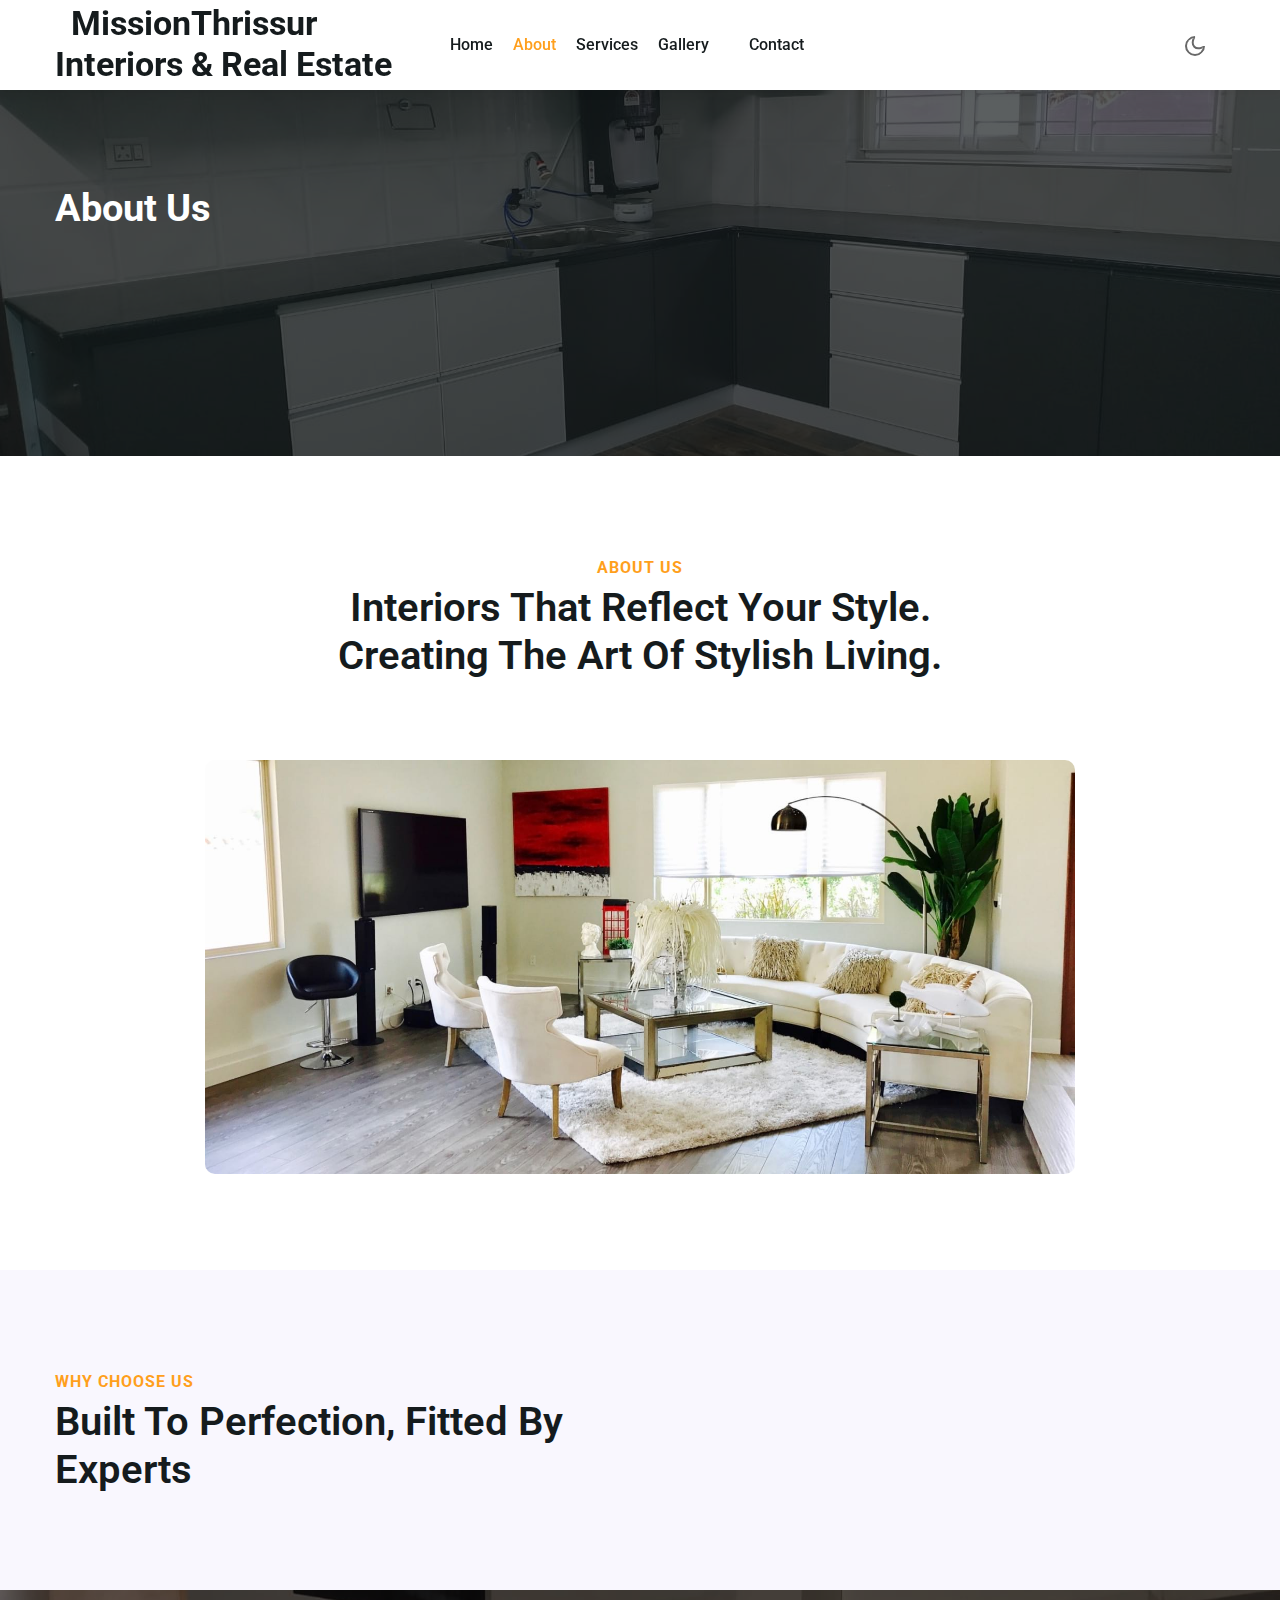
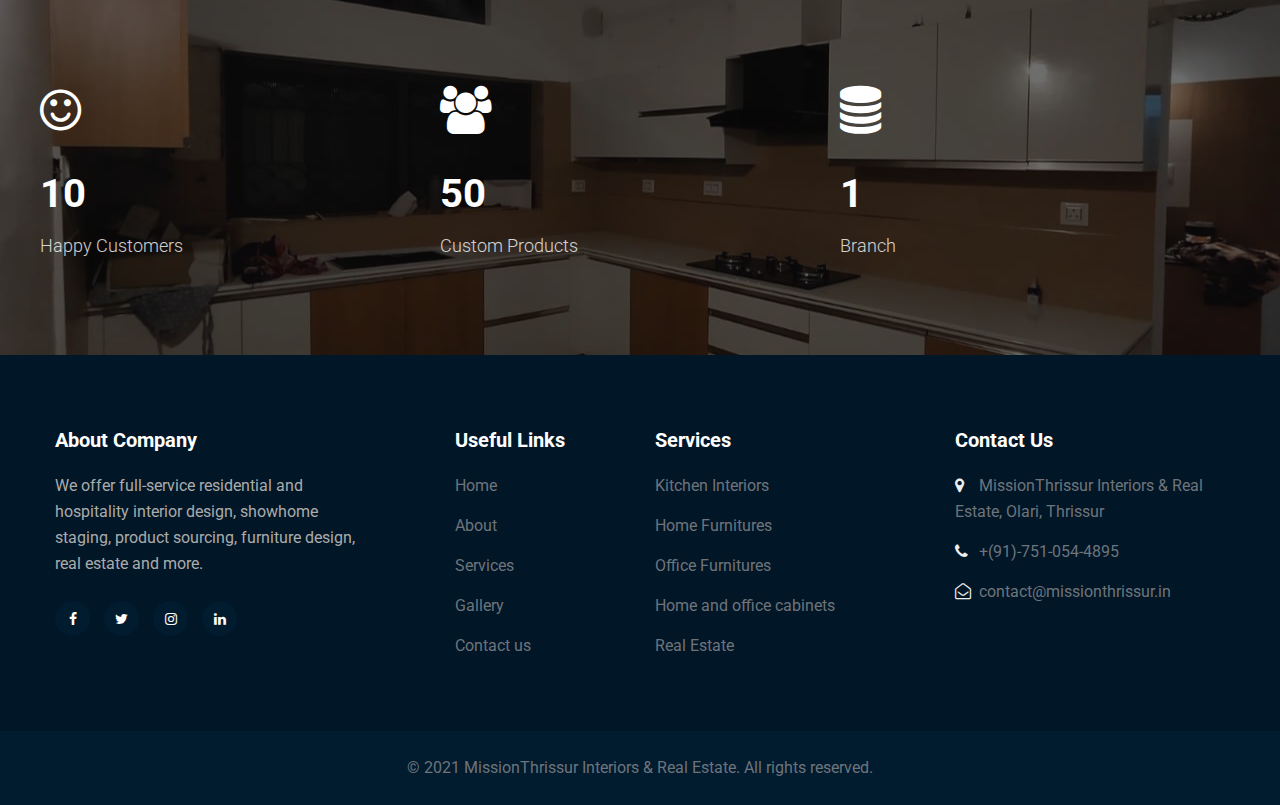
<file: about.html>
<!doctype html>
<html lang="zxx">

<head>
  <!-- Required meta tags -->
  <meta charset="utf-8">
  <meta name="viewport" content="width=device-width, initial-scale=1, shrink-to-fit=no">
  <title>MissionThrissur an Interior & Furniture Category Bootstrap Responsive Template | About </title>
  <!-- google fonts -->
  <link href="//fonts.googleapis.com/css2?family=Roboto:wght@100;300;400;500;700&display=swap" rel="stylesheet">
  <!-- google fonts -->
  <!-- Template CSS -->
  <link rel="stylesheet" href="assets/css/style-liberty.css">
  <!-- Template CSS -->
</head>

<body>
  <!--header-->
  <header id="site-header" class="fixed-top">
    <div class="container">
      <nav class="navbar navbar-expand-lg stroke">
        <h1><a class="navbar-brand mr-lg-5" href="index.html">
          <span class="log">&nbsp; M</span>issionThrissur <br> Interiors & Real Estate
          </a></h1>
        <!-- if logo is image enable this   
    <a class="navbar-brand" href="#index.html">
        <img src="image-path" alt="Your logo" title="Your logo" style="height:35px;" />
    </a> -->
        <button class="navbar-toggler  collapsed bg-gradient" type="button" data-toggle="collapse"
          data-target="#navbarTogglerDemo02" aria-controls="navbarTogglerDemo02" aria-expanded="false"
          aria-label="Toggle navigation">
          <span class="navbar-toggler-icon fa icon-expand fa-bars"></span>
          <span class="navbar-toggler-icon fa icon-close fa-times"></span>
          </span>
        </button>

        <div class="collapse navbar-collapse" id="navbarTogglerDemo02">
          <ul class="navbar-nav mr-auto">
             <li class="nav-item">
              <a class="nav-link" href="index.html">Home</a>
            </li>
            <li class="nav-item active">
              <a class="nav-link" href="about.html">About <span class="sr-only">(current)</span></a>
            </li>
            <li class="nav-item">
              <a class="nav-link" href="services.html">Services</a>
            </li>
            <li class="nav-item">
              <a class="nav-link" href="gallery.html">Gallery</a>
            </li>
            <li class="nav-item dropdown">
              
            </li>
            <li class="nav-item">
              <a class="nav-link" href="contact.html">Contact</a>
            </li>

          </ul>
        </div>
        <!-- toggle switch for light and dark theme -->
        <div class="mobile-position">
          <nav class="navigation">
            <div class="theme-switch-wrapper">
              <label class="theme-switch" for="checkbox">
                <input type="checkbox" id="checkbox">
                <div class="mode-container">
                  <i class="gg-sun"></i>
                  <i class="gg-moon"></i>
                </div>
              </label>
            </div>
          </nav>
        </div>
        <!-- //toggle switch for light and dark theme -->
      </nav>
    </div>
  </header>
  <!-- //header -->
  <!-- about breadcrumb -->
  <section class="w3l-about-breadcrumb text-left">
    <div class="breadcrumb-bg breadcrumb-bg-about py-sm-5 py-4">
      <div class="container py-2">
        <br/>
        <h2 class="title">About Us</h2>
        <ul class="breadcrumbs-custom-path mt-2">
          <br>
          <br>
          <br>
          <br>
          <br>
          <li><a href="#url"></a></li>
        </ul>
      </div>
    </div>
  </section>
  <!-- //about breadcrumb -->
  <!-- /about-6-->
  <section class="w3l-cta4 py-5">
      <div class="container py-lg-5">
        <div class="ab-section text-center">
          <h6 class="sub-title">About Us</h6>
          <h3 class="hny-title">Interiors that reflect your style. <br> Creating the art of stylish living.</h3>
          <p class="py-3"></p>
        </div>
        <div class="row mt-5">
          <div class="col-md-9 mx-auto">
            <img src="assets/images/banner5.jpg" class="img-fluid" alt="">
          </div>
        </div>
      </div>
  </section>
  <!-- //about-6-->
   <!-- /content-6-->
   <section class="w3l-content-6 py-5" id="why">
    <div class="container py-lg-5">
      <div class="row">
        <div class="col-lg-6 content-6-left pr-lg-5">
          <h6 class="sub-title">Why Choose Us</h6>
          <h3 class="hny-title">Built to perfection,
            fitted by experts</h3>
        </div>
        <div class="col-lg-6 content-6-right mt-lg-0 mt-4">
          <p class="mb-3"></p>
            <p class="mb-3"></p>
        </div>
      </div>
    </div>
</section>
<!-- //content-6-->
  <!-- stats -->
  <section class="w3l-statshny py-5" id="stats">
    <div class="container py-lg-5 py-md-4">
      <div class="w3-stats-inner-info">
        <div class="row">
          <div class="col-lg-4 col-6 stats_info counter_grid text-left">
            <span class="fa fa-smile-o"></span>
            <p class="counter">10</p>
            <h4>Happy Customers</h4>
          </div>
          <div class="col-lg-4 col-6 stats_info counter_grid1 text-left">
            <span class="fa fa-users"></span>
            <p class="counter">50</p>
            <h4>Custom Products</h4>
          </div>
          <div class="col-lg-4 col-6 stats_info counter_grid mt-lg-0 mt-5 text-left">
            <span class="fa fa-database"></span>
            <p class="counter">1</p>
            <h4>branch</h4>
          </div>
        </div>
      </div>
    </div>
  </section>
  <!-- //stats -->
  <!-- team -->
  <!-- //team -->

  <!--/w3l-footer-29-main-->
  <section class="w3l-footer-29-main">
    <div class="footer-29 py-5">
      <div class="container py-lg-4">
        <div class="row footer-top-29">
          <div class="footer-list-29 col-lg-4">
            <h6 class="footer-title-29">About Company</h6>
            <p class="pr-lg-5">We offer full-service residential and hospitality interior design, showhome staging, product sourcing, furniture design, real estate and more.</p>
            <div class="main-social-footer-29 mt-4">
              <a href="#facebook" class="facebook"><span class="fa fa-facebook"></span></a>
              <a href="#twitter" class="twitter"><span class="fa fa-twitter"></span></a>
              <a href="#instagram" class="instagram"><span class="fa fa-instagram"></span></a>
              <a href="#linkedin" class="linkedin"><span class="fa fa-linkedin"></span></a>
            </div>
          </div>

          <div class="col-lg-2 col-md-6 col-sm-4 footer-list-29 footer-2 mt-lg-0 mt-5">

            <ul>
              <h6 class="footer-title-29">Useful Links</h6>
              <li><a href="index.html">Home</a></li>
              <li><a href="about.html">About</a></li>
              <li><a href="services.html">Services</a></li>
              <li><a href="gallery.html">Gallery</a></li>
              <li><a href="contact.html">Contact us</a></li>
            </ul>
          </div>
          <div class="col-lg-3 col-md-6 footer-list-29 footer-3 mt-lg-0 mt-5">
            <ul>
              <h6 class="footer-title-29">Services</h6>
              <li>
                <a href="#url">
                  Kitchen Interiors
                </a>
              </li>
              <li>
                <a href="#url">
                  Home Furnitures
                </a>
              </li>
              <li>
                <a href="#url">
                  Office Furnitures
                </a>
              </li>
              <li>
                <a href="#url">
                  Home and office cabinets
                </a>
              </li>
              <li>
                <a href="#url">
                  Real Estate
                </a>
              </li>
            </ul>


          </div>
          <div class="col-lg-3 col-md-6 col-sm-8 footer-list-29 footer-1 mt-lg-0 mt-5">
            <h6 class="footer-title-29">Contact Us</h6>
            <ul>
              <li>
                <p><span class="fa fa-map-marker"></span> MissionThrissur Interiors & Real Estate, Olari, Thrissur</p>
              </li>
              <li><a href="+(91)-751-054-4895"><span class="fa fa-phone"></span> +(91)-751-054-4895</a></li>
              <li><a href="mailto:contact@missionthrissur.in" class="mail"><span class="fa fa-envelope-open-o"></span>
                  contact@missionthrissur.in</a></li>
            </ul>
          </div>

        </div>
      </div>
    </div>
  </section>

  <section class="w3l-footer-29-main w3l-copyright">
    <div class="container">
      <div class="bottom-copies">
        <p class="copy-footer-29 text-center">© 2021 MissionThrissur Interiors & Real Estate. All rights reserved.
          
            </p>
      </div>
    </div>

    <!-- move top -->
    <button onclick="topFunction()" id="movetop" title="Go to top">
      <span class="fa fa-angle-up"></span>
    </button>
    <script>
      // When the user scrolls down 20px from the top of the document, show the button
      window.onscroll = function () {
        scrollFunction()
      };

      function scrollFunction() {
        if (document.body.scrollTop > 20 || document.documentElement.scrollTop > 20) {
          document.getElementById("movetop").style.display = "block";
        } else {
          document.getElementById("movetop").style.display = "none";
        }
      }

      // When the user clicks on the button, scroll to the top of the document
      function topFunction() {
        document.body.scrollTop = 0;
        document.documentElement.scrollTop = 0;
      }
    </script>
    <!-- /move top -->
  </section>
  <!-- //footer-29 block -->
  <!-- disable body scroll which navbar is in active -->
  <script>
    $(function () {
      $('.navbar-toggler').click(function () {
        $('body').toggleClass('noscroll');
      })
    });
  </script>
  <!-- disable body scroll which navbar is in active -->

  <!-- Template JavaScript -->
  <script src="assets/js/jquery-3.3.1.min.js"></script>
  <script src="assets/js/theme-change.js"></script>
  <!-- stats number counter-->
  <script src="assets/js/jquery.waypoints.min.js"></script>
  <script src="assets/js/jquery.countup.js"></script>
  <script>
    $('.counter').countUp();
  </script>
  <!-- /7/stats number counter -->
  <!--/MENU-JS-->
  <script>
    $(window).on("scroll", function () {
      var scroll = $(window).scrollTop();

      if (scroll >= 80) {
        $("#site-header").addClass("nav-fixed");
      } else {
        $("#site-header").removeClass("nav-fixed");
      }
    });

    //Main navigation Active Class Add Remove
    $(".navbar-toggler").on("click", function () {
      $("header").toggleClass("active");
    });
    $(document).on("ready", function () {
      if ($(window).width() > 991) {
        $("header").removeClass("active");
      }
      $(window).on("resize", function () {
        if ($(window).width() > 991) {
          $("header").removeClass("active");
        }
      });
    });
  </script>
  <!--//MENU-JS-->

  <script src="assets/js/bootstrap.min.js"></script>

</body>

</html>
</file>
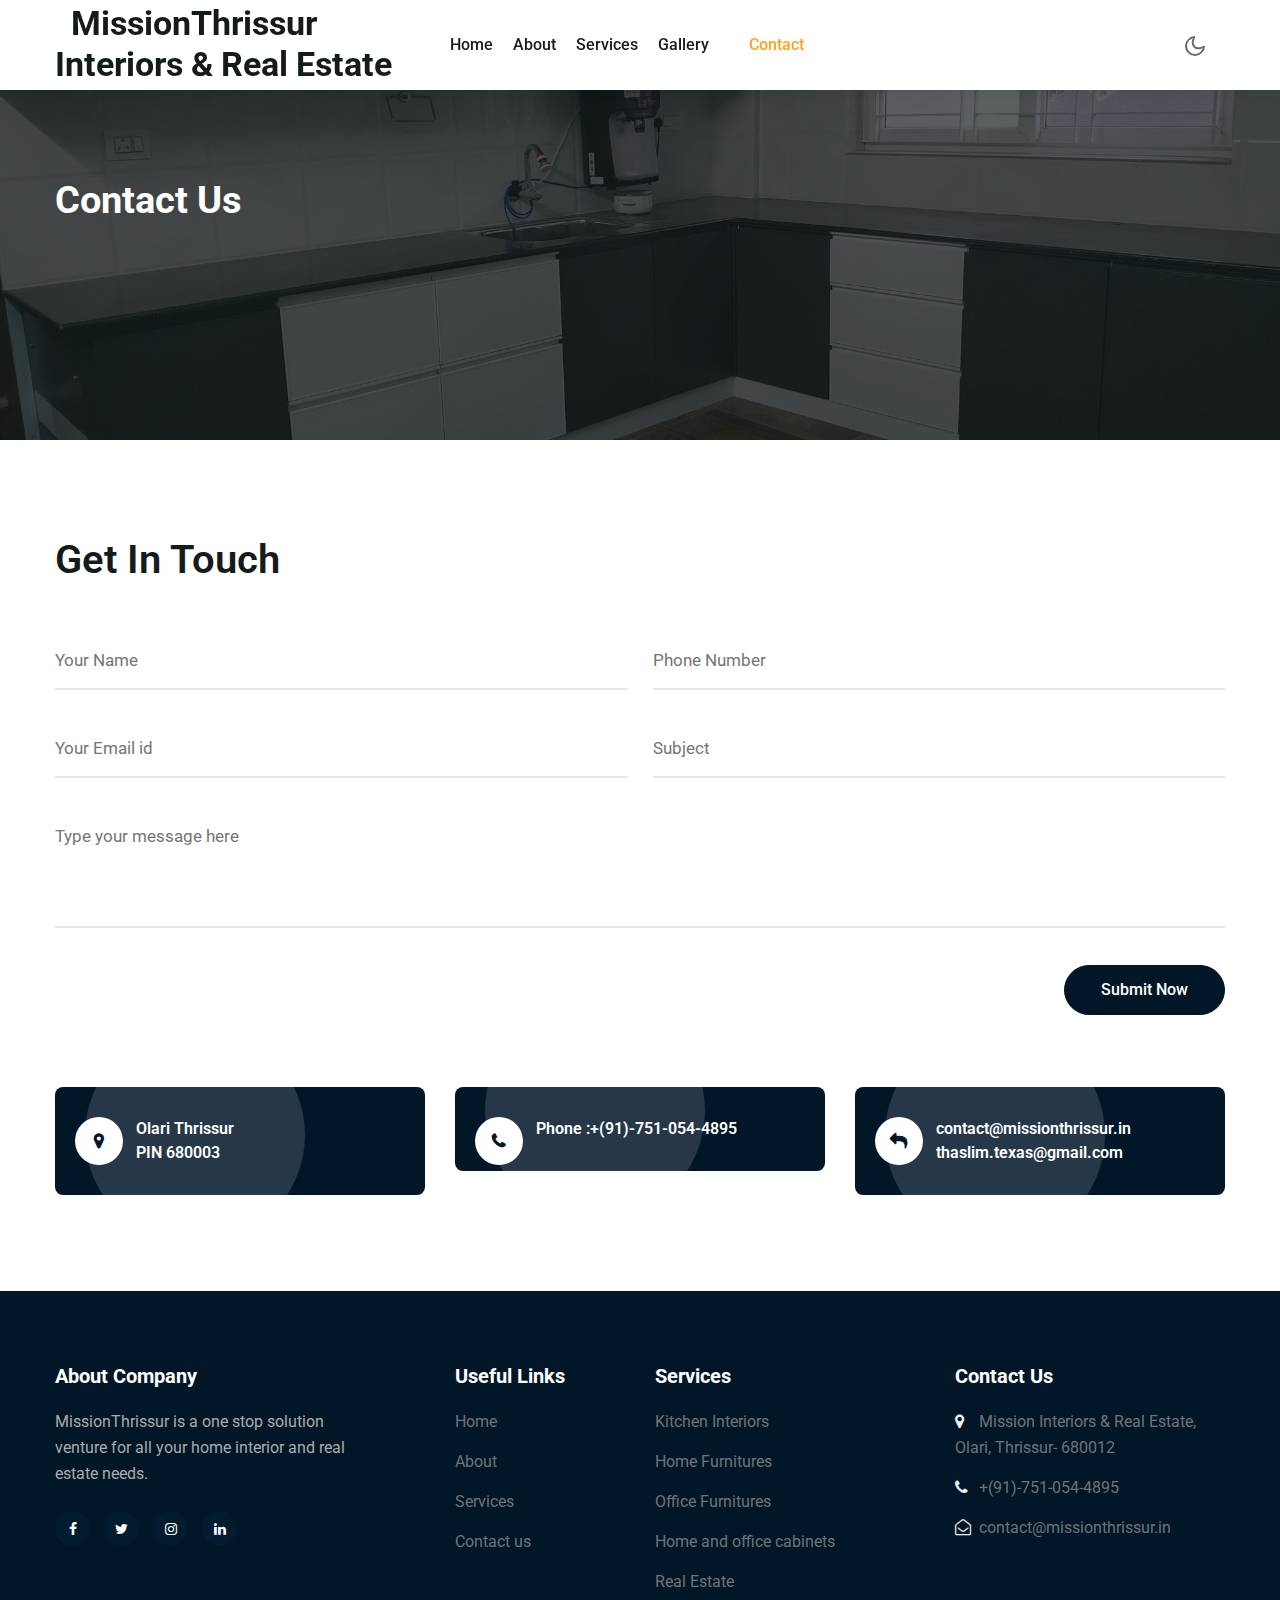
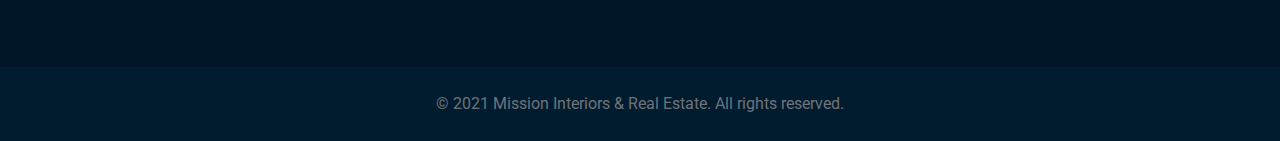
<file: contact.html>
<!doctype html>
<html lang="zxx">

<head>
  <!-- Required meta tags -->
  <meta charset="utf-8">
  <meta name="viewport" content="width=device-width, initial-scale=1, shrink-to-fit=no">
  <title>Misson an Interior & Furniture Category Bootstrap Responsive Template | Contact </title>
  <!-- google fonts -->
  <link href="//fonts.googleapis.com/css2?family=Roboto:wght@100;300;400;500;700&display=swap" rel="stylesheet">
  <!-- google fonts -->
  <!-- Template CSS -->
  <link rel="stylesheet" href="assets/css/style-liberty.css">
  <!-- Template CSS -->
</head>

<body>
  <!--header-->
  <header id="site-header" class="fixed-top">
    <div class="container">
      <nav class="navbar navbar-expand-lg stroke">
        <h1><a class="navbar-brand mr-lg-5" href="index.html">
          <span class="log">&nbsp; M</span>issionThrissur <br> Interiors & Real Estate
          </a></h1>
        <!-- if logo is image enable this   
    <a class="navbar-brand" href="#index.html">
        <img src="image-path" alt="Your logo" title="Your logo" style="height:35px;" />
    </a> -->
        <button class="navbar-toggler  collapsed bg-gradient" type="button" data-toggle="collapse"
          data-target="#navbarTogglerDemo02" aria-controls="navbarTogglerDemo02" aria-expanded="false"
          aria-label="Toggle navigation">
          <span class="navbar-toggler-icon fa icon-expand fa-bars"></span>
          <span class="navbar-toggler-icon fa icon-close fa-times"></span>
          </span>
        </button>

        <div class="collapse navbar-collapse" id="navbarTogglerDemo02">
          <ul class="navbar-nav mr-auto">
            <li class="nav-item">
              <a class="nav-link" href="index.html">Home <span class="sr-only">(current)</span></a>
            </li>
            <li class="nav-item">
              <a class="nav-link" href="about.html">About</a>
            </li>
            <li class="nav-item">
              <a class="nav-link" href="services.html">Services</a>
            </li>
            <li class="nav-item">
              <a class="nav-link" href="gallery.html">Gallery</a>
            </li>
            <li class="nav-item dropdown">
            </li>
            <li class="nav-item active">
              <a class="nav-link" href="contact.html">Contact</a>
            </li>

          </ul>
        </div>
        
        <!-- toggle switch for light and dark theme -->
        <div class="mobile-position">
          <nav class="navigation">
            <div class="theme-switch-wrapper">
              <label class="theme-switch" for="checkbox">
                <input type="checkbox" id="checkbox">
                <div class="mode-container">
                  <i class="gg-sun"></i>
                  <i class="gg-moon"></i>
                </div>
              </label>
            </div>
          </nav>
        </div>
        <!-- //toggle switch for light and dark theme -->
      </nav>
    </div>
  </header>
  <!-- //header -->
  <!-- about breadcrumb -->
  <section class="w3l-about-breadcrumb text-left">
    <div class="breadcrumb-bg breadcrumb-bg-about py-sm-5 py-4">
      <div class="container">
        <br/>        
        <h2 class="title">Contact Us</h2>
        <ul class="breadcrumbs-custom-path mt-2">
          <br>
          <br>
          <br>
          <br>
          <br>
          <li><a href="#url"></a></li>
        </ul>
      </div>
    </div>
  </section>
  <!-- //about breadcrumb -->
   <!-- /contact-->
  <div class="contact-form py-5" id="contact">
    <div class="container py-lg-5 py-md-4">
      <h3 class="hny-title mb-lg-5 mb-4">Get in touch</h3>
        <div class="contacts12-main mb-5">
            <form action="contact.php" method="get">
                <div class="main-input">
                    <div class="d-grid">
                        <input type="text" name="w3lName" id="w3lName" placeholder="Your Name" class="contact-input" />
                        <input type="text" name="w3lPhone" id="w3lPhone" placeholder="Phone Number"
                            class="contact-input" />
                    </div>
                    <div class="d-grid">
                        <input type="email" name="w3lSender" id="w3lSender" placeholder="Your Email id"
                            class="contact-input" required />
                        <input type="text" name="w3lSubject" id="w3lSubject" placeholder="Subject"
                            class="contact-input" />
                    </div>
                </div>
                <textarea class="contact-textarea" name="w3lMessage" id="w3lMessage"
                    placeholder="Type your message here" required></textarea>
                <div class="text-right">
                    <button class="btn btn-style btn-primary btn-contact">Submit Now</button>
                </div>
            </form>
        </div>
            
        <div class="row pt-lg-4">
          <div class="col-md-12">
              <div class="row">
                  <div class="col-lg-4 col-md-6">
                      <div class="contact-address">
                          <ul>
                              <li class="icon-color"><span class="fa fa-map-marker"></span> <span>Olari Thrissur
                                      <br>PIN 680003</span> </li>
                          </ul>
                      </div>
                  </div>
                  <div class="col-lg-4 col-md-6 mt-md-0 mt-4">
                      <div class="contact-address">
                          <ul>
                              <li class="icon-color"><span class="fa fa-phone"></span> <span><a class="" href="tel:+(91)-751-054-4895">Phone :+(91)-751-054-4895</a>
                                 <a class="" href="tel:+(91)-751-054-4895"></a></span></li>
                          </ul>
                      </div>
                  </div>
                  <div class="col-lg-4 col-md-6 mt-lg-0 mt-4">
                      <div class="contact-address">
                          <ul>
                              <li class="icon-color"><span class="fa fa-mail-reply"></span><span>
                                  <a href="mailto:contact@missionthrissur.in"> contact@missionthrissur.in</a>
                                  <a href="mailto:thaslim.texas@gmail.com"> thaslim.texas@gmail.com</a>
                              </li>
                          </ul>
                      </div>
                  </div>
              </div>
          </div>
      </div>
    </div>
  </div>
   

<!--//contact-->
  <!--/w3l-footer-29-main-->
  <section class="w3l-footer-29-main">
    <div class="footer-29 py-5">
      <div class="container py-lg-4">
        <div class="row footer-top-29">
          <div class="footer-list-29 col-lg-4">
            <h6 class="footer-title-29">About Company</h6>
            <p class="pr-lg-5">MissionThrissur is a one stop solution venture for all your home interior and real estate needs.</p>
            <div class="main-social-footer-29 mt-4">
              <a href="#facebook" class="facebook"><span class="fa fa-facebook"></span></a>
              <a href="#twitter" class="twitter"><span class="fa fa-twitter"></span></a>
              <a href="#instagram" class="instagram"><span class="fa fa-instagram"></span></a>
              <a href="#linkedin" class="linkedin"><span class="fa fa-linkedin"></span></a>
            </div>
          </div>

          <div class="col-lg-2 col-md-6 col-sm-4 footer-list-29 footer-2 mt-lg-0 mt-5">

            <ul>
              <h6 class="footer-title-29">Useful Links</h6>
              <li><a href="index.html">Home</a></li>
              <li><a href="about.html">About</a></li>
              <li><a href="services.html">Services</a></li>
              <li><a href="contact.html">Contact us</a></li>
            </ul>
          </div>
          <div class="col-lg-3 col-md-6 footer-list-29 footer-3 mt-lg-0 mt-5">
            <ul>
              <h6 class="footer-title-29">Services</h6>
              <li>
                <a href="#url">
                  Kitchen Interiors
                </a>
              </li>
              <li>
                <a href="#url">
                  Home Furnitures
                </a>
              </li>
              <li>
                <a href="#url">
                  Office Furnitures
                </a>
              </li>
              <li>
                <a href="#url">
                  Home and office cabinets
                </a>
              </li>
              <li>
                <a href="#url">
                  Real Estate
                </a>
              </li>
            </ul>


          </div>
          <div class="col-lg-3 col-md-6 col-sm-8 footer-list-29 footer-1 mt-lg-0 mt-5">
            <h6 class="footer-title-29">Contact Us</h6>
            <ul>
              <li>
                <p><span class="fa fa-map-marker"></span> Mission Interiors & Real Estate, Olari, Thrissur- 680012</p>
              </li>
              <li><a href="tel:+7-800-999-800"><span class="fa fa-phone"></span> +(91)-751-054-4895</a></li>
              <li><a href="mailto:contact@missionthrissur.in" class="mail"><span class="fa fa-envelope-open-o"></span>
                  contact@missionthrissur.in</a></li>
            </ul>
          </div>

        </div>
      </div>
    </div>
  </section>

  <section class="w3l-footer-29-main w3l-copyright">
    <div class="container">
      <div class="bottom-copies">
        <p class="copy-footer-29 text-center">© 2021 Mission Interiors & Real Estate. All rights reserved.
          
            </p>
      </div>
    </div>

    <!-- move top -->
    <button onclick="topFunction()" id="movetop" title="Go to top">
      <span class="fa fa-angle-up"></span>
    </button>
    <script>
      // When the user scrolls down 20px from the top of the document, show the button
      window.onscroll = function () {
        scrollFunction()
      };

      function scrollFunction() {
        if (document.body.scrollTop > 20 || document.documentElement.scrollTop > 20) {
          document.getElementById("movetop").style.display = "block";
        } else {
          document.getElementById("movetop").style.display = "none";
        }
      }

      // When the user clicks on the button, scroll to the top of the document
      function topFunction() {
        document.body.scrollTop = 0;
        document.documentElement.scrollTop = 0;
      }
    </script>
    <!-- /move top -->
  </section>
  <!-- //footer-29 block -->
  <!-- disable body scroll which navbar is in active -->
  <script>
    $(function () {
      $('.navbar-toggler').click(function () {
        $('body').toggleClass('noscroll');
      })
    });
  </script>
  <!-- disable body scroll which navbar is in active -->

  <!-- Template JavaScript -->
  <script src="assets/js/jquery-3.3.1.min.js"></script>
  <script src="assets/js/theme-change.js"></script>
  <!--/MENU-JS-->
  <script>
    $(window).on("scroll", function () {
      var scroll = $(window).scrollTop();

      if (scroll >= 80) {
        $("#site-header").addClass("nav-fixed");
      } else {
        $("#site-header").removeClass("nav-fixed");
      }
    });

    //Main navigation Active Class Add Remove
    $(".navbar-toggler").on("click", function () {
      $("header").toggleClass("active");
    });
    $(document).on("ready", function () {
      if ($(window).width() > 991) {
        $("header").removeClass("active");
      }
      $(window).on("resize", function () {
        if ($(window).width() > 991) {
          $("header").removeClass("active");
        }
      });
    });
  </script>
  <!--//MENU-JS-->

  <script src="assets/js/bootstrap.min.js"></script>

</body>

</html>
</file>
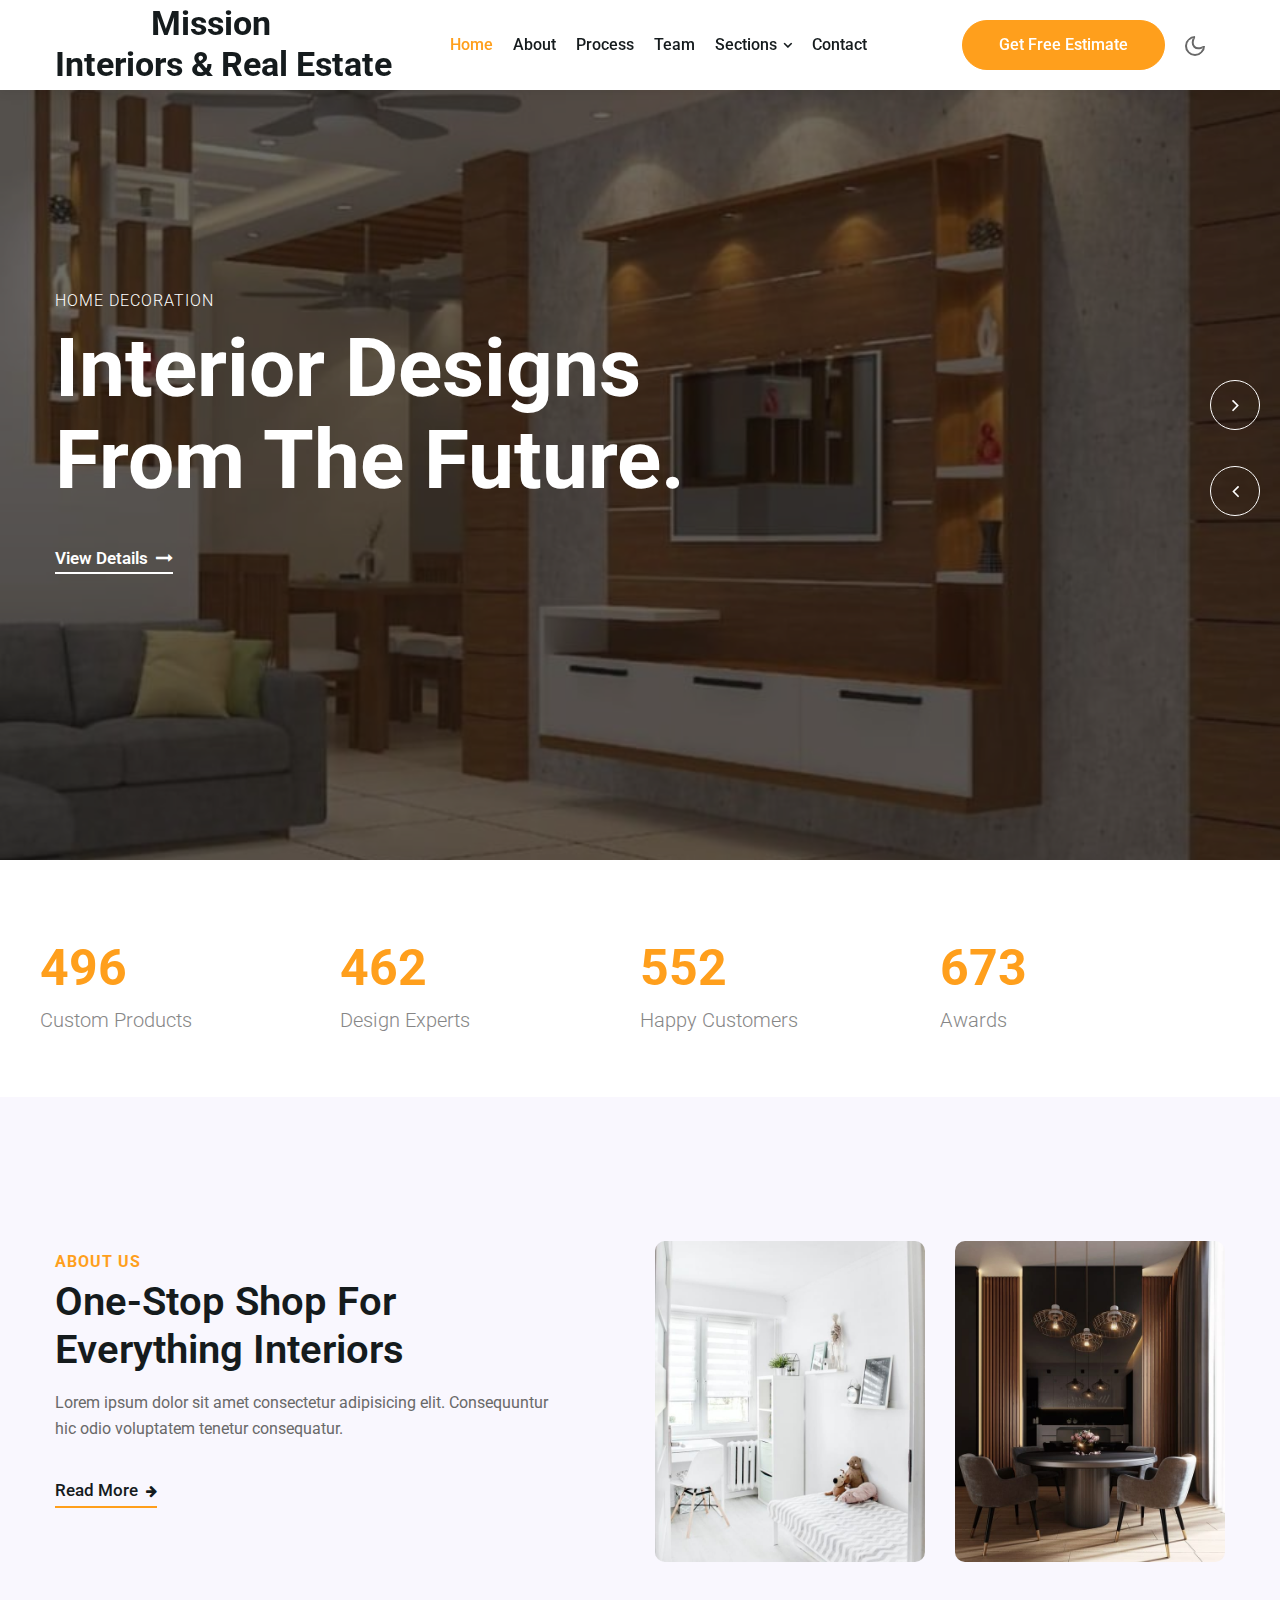
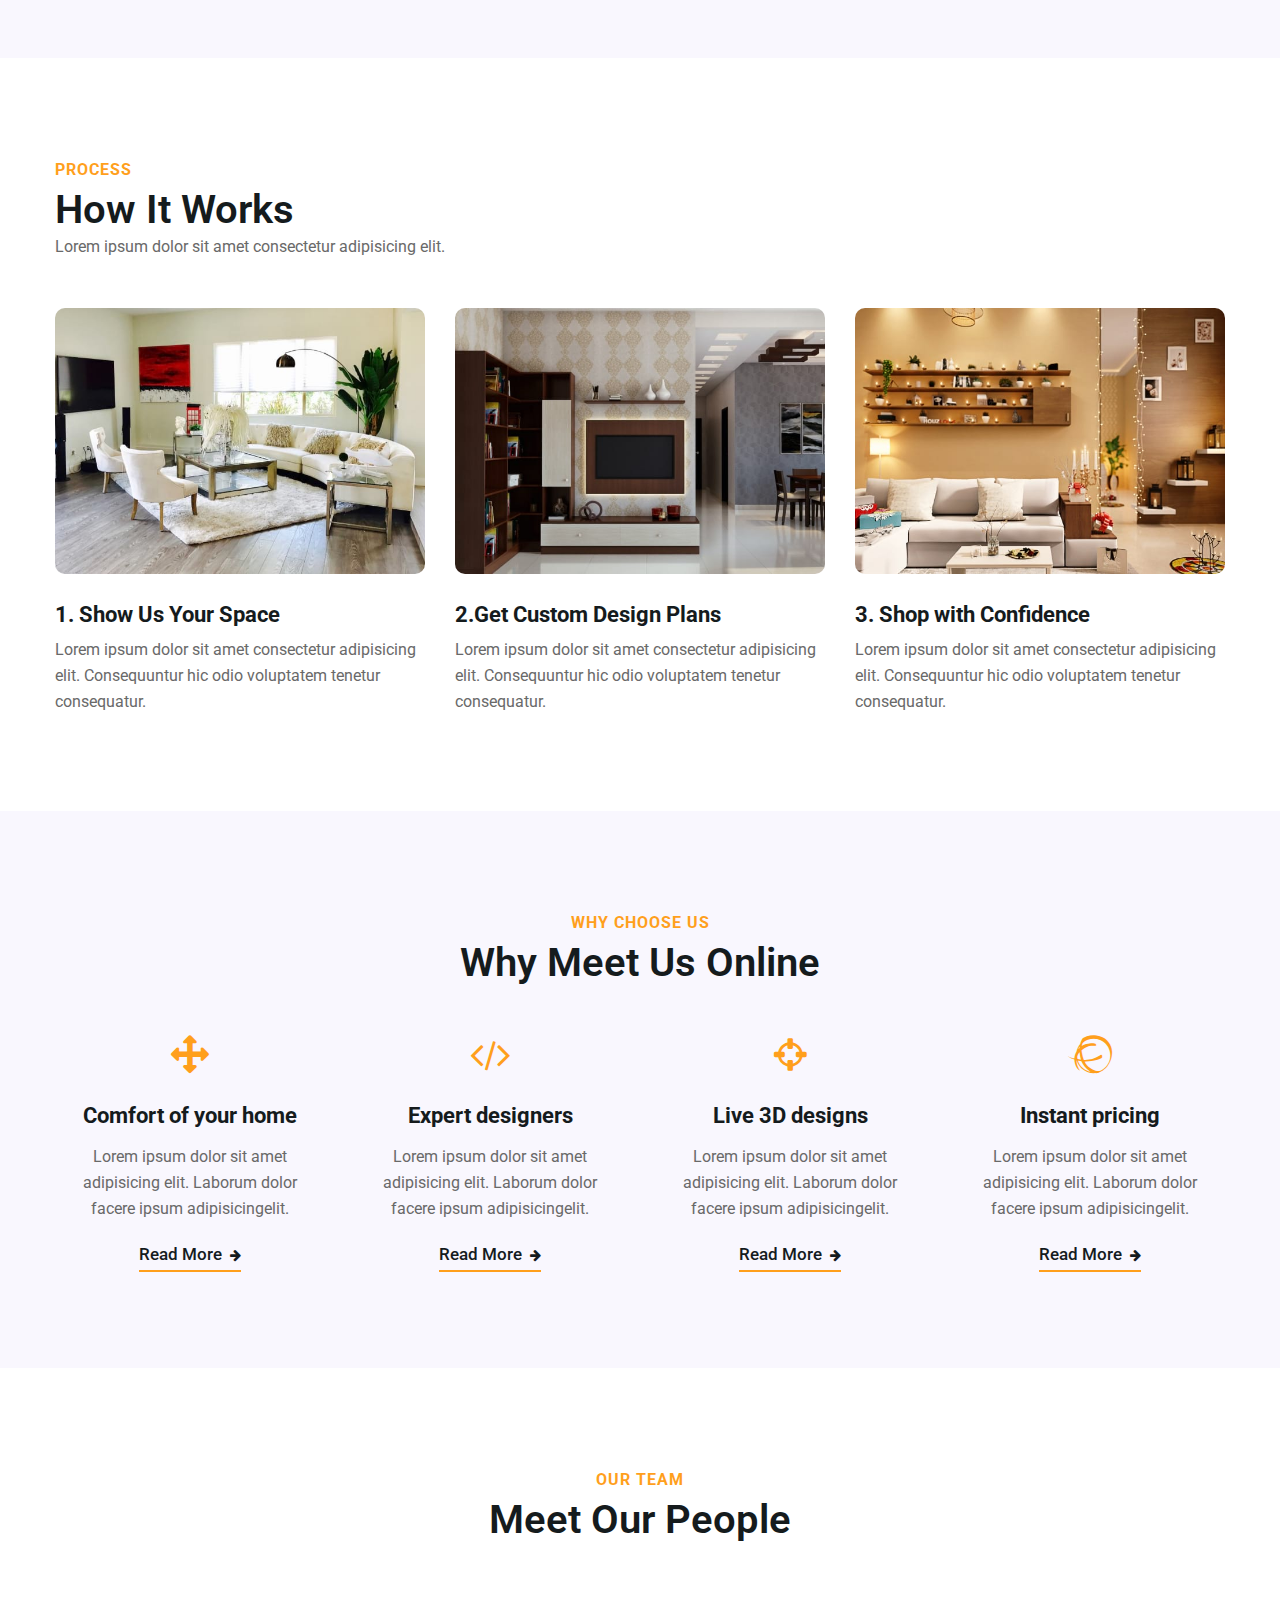
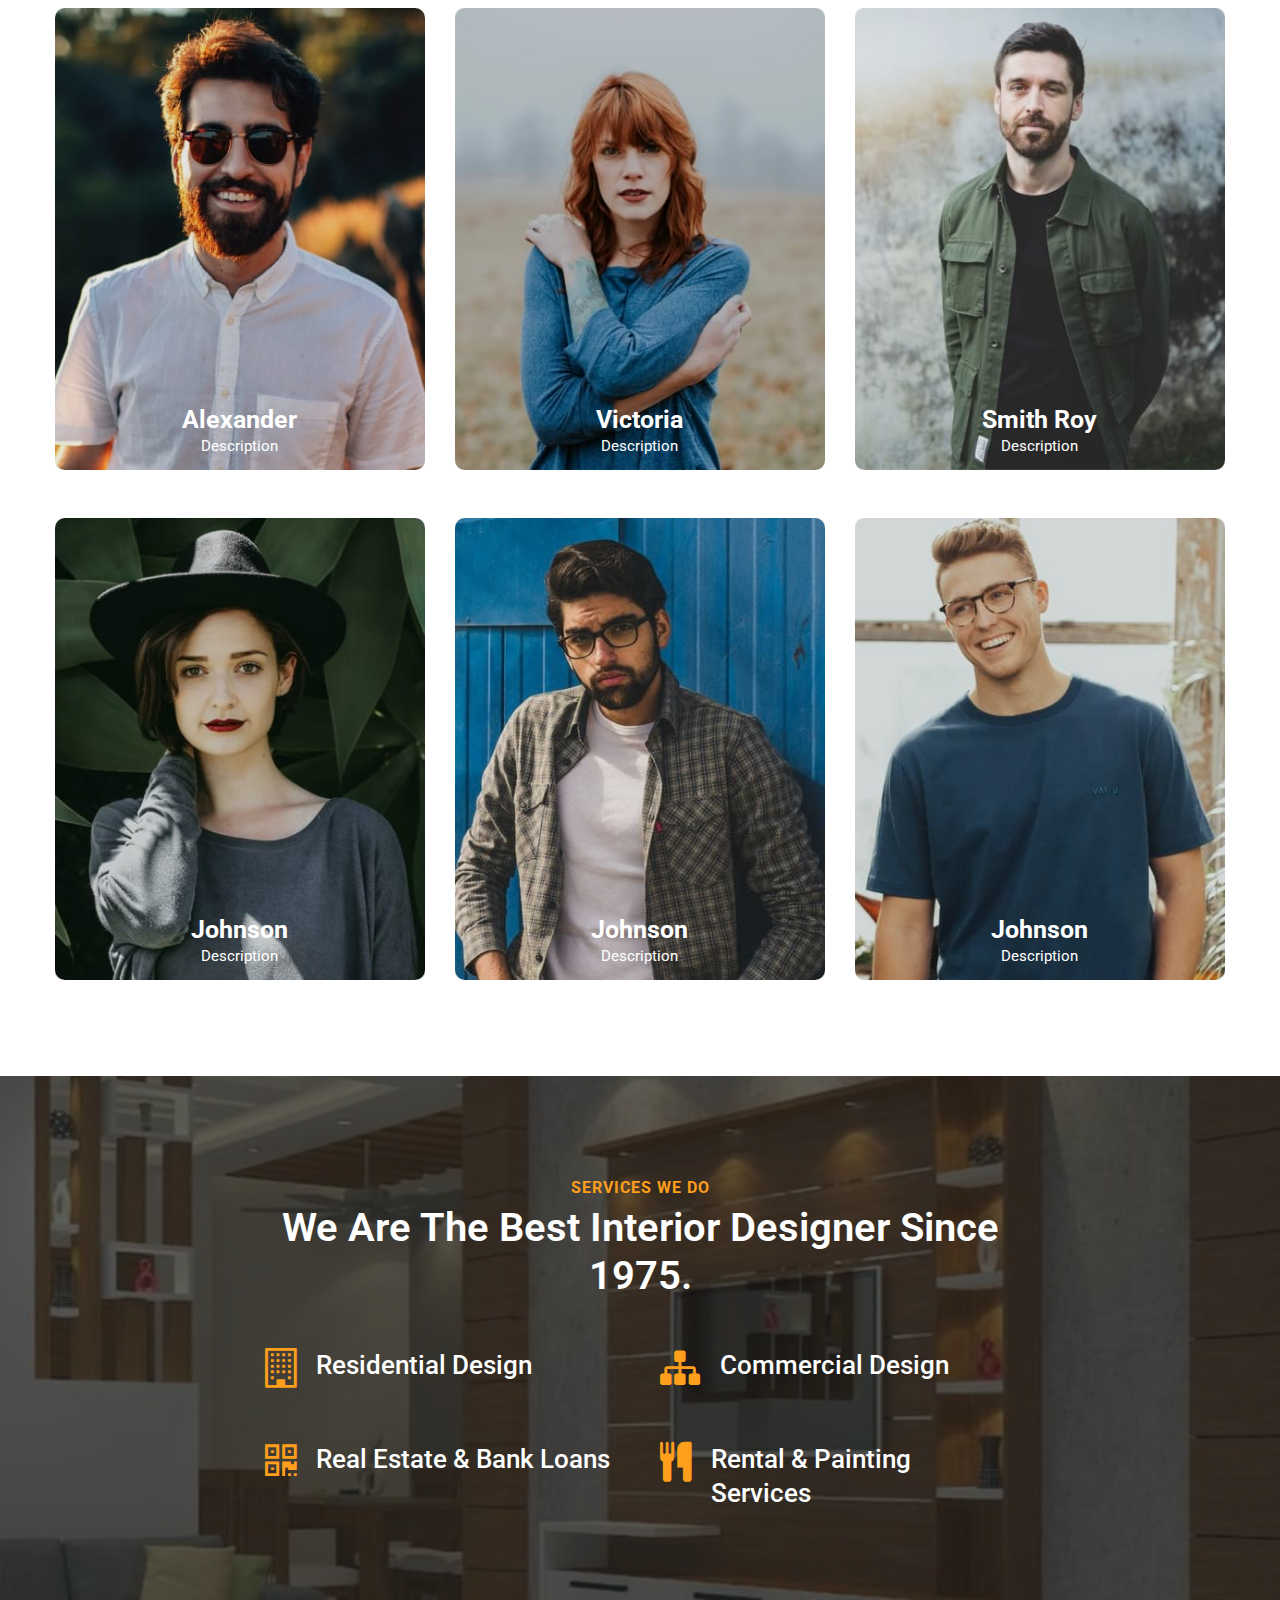
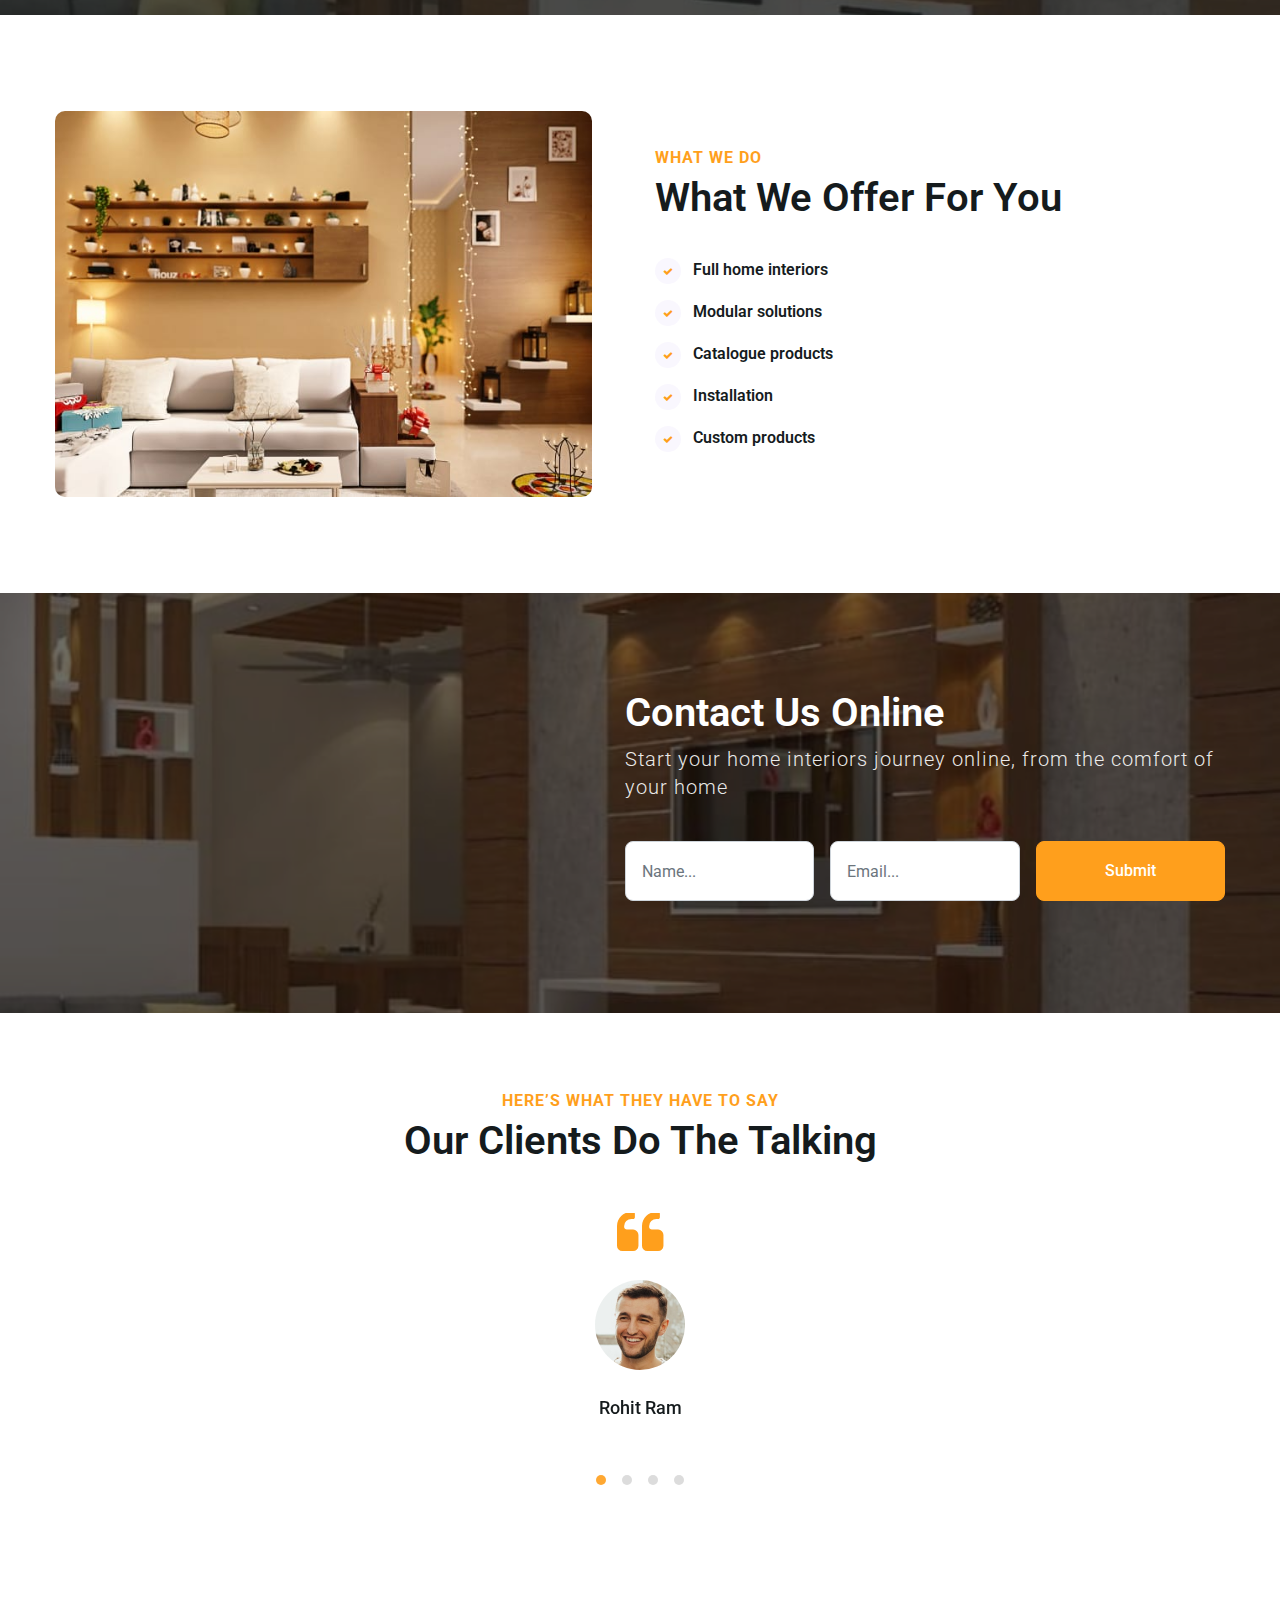
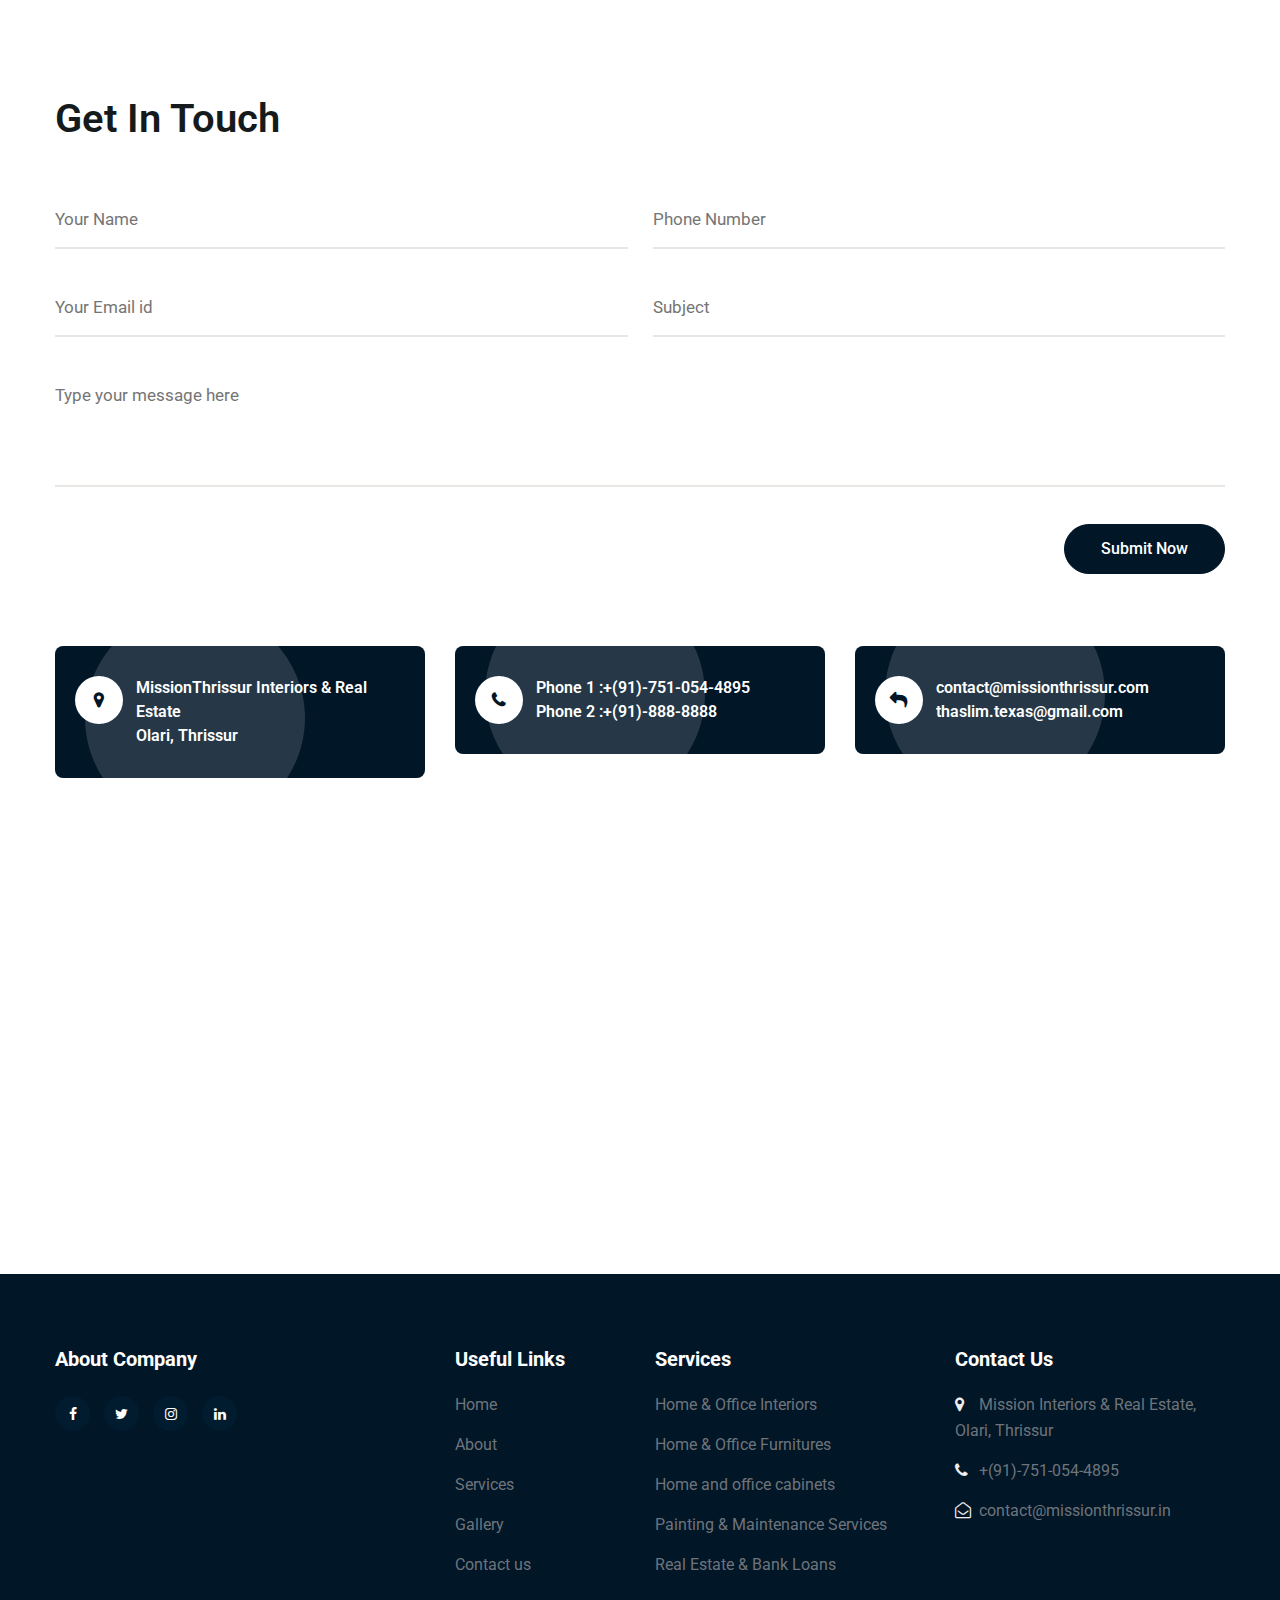
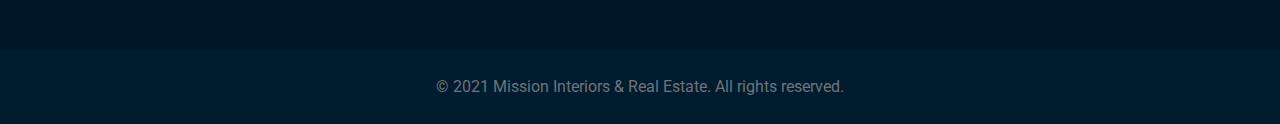
<file: landing-single.html>
<!doctype html>
<html lang="zxx">

<head>
  <!-- Required meta tags -->
  <meta charset="utf-8">
  <meta name="viewport" content="width=device-width, initial-scale=1, shrink-to-fit=no">
  <title>MissionThrissur Interiors & Real Estate | Home </title>
  <!-- google fonts -->
  <link href="//fonts.googleapis.com/css2?family=Roboto:wght@100;300;400;500;700&display=swap" rel="stylesheet">
  <!-- google fonts -->
  <!-- Template CSS -->
  <link rel="stylesheet" href="assets/css/style-liberty.css">
  <!-- Template CSS -->
</head>

<body>
  <!--header-->
  <header id="site-header" class="fixed-top">
    <div class="container">
      <nav class="navbar navbar-expand-lg stroke">
        <h1><a class="navbar-brand mr-lg-5" href="index.html">
          <span class="log">&nbsp;&nbsp;&nbsp;&nbsp;&nbsp;&nbsp;&nbsp;&nbsp;&nbsp;&nbsp;&nbsp; M</span>ission <br> Interiors & Real Estate
          </a></h1>
        <!-- if logo is image enable this   
      <a class="navbar-brand" href="#index.html">
          <img src="image-path" alt="Your logo" title="Your logo" style="height:35px;" />
      </a> -->
        <button class="navbar-toggler  collapsed bg-gradient" type="button" data-toggle="collapse"
          data-target="#navbarTogglerDemo02" aria-controls="navbarTogglerDemo02" aria-expanded="false"
          aria-label="Toggle navigation">
          <span class="navbar-toggler-icon fa icon-expand fa-bars"></span>
          <span class="navbar-toggler-icon fa icon-close fa-times"></span>
          </span>
        </button>

        <div class="collapse navbar-collapse" id="navbarTogglerDemo02">

          <ul class="navbar-nav mr-auto">
            <li class="nav-item active">
              <a class="nav-link" href="index.html">Home<span class="sr-only">(current)</span></a>
            </li>
            <li class="nav-item">
              <a class="nav-link scroll" href="#about">About</a>
            </li>
            <li class="nav-item">
              <a class="nav-link scroll" href="#how">Process</a>
            </li>
            <li class="nav-item">
              <a class="nav-link scroll" href="#team">Team</a>
            </li>
            <li class="nav-item dropdown">
              <a class="nav-link dropdown-toggle" href="#" id="navbarDropdown1" role="button" data-toggle="dropdown"
                aria-haspopup="true" aria-expanded="false">
               Sections <span class="fa fa-angle-down"></span>
              </a>
              <div class="dropdown-menu" aria-labelledby="navbarDropdown1">
                <a class="dropdown-item scroll" href="#stats">Stats</a>
                <a class="dropdown-item scroll" href="#feature">Features</a>
                <a class="dropdown-item scroll" href="#clients">Testimonials</a>
              </div>
            </li>
            <li class="nav-item">
              <a class="nav-link scroll" href="#contact">Contact</a>
            </li>

          </ul>
        </div>
        <div class="d-lg-block d-none">
          <a href="#online" class="btn btn-style btn-secondary scroll">Get Free Estimate</a>
        </div>
        <!-- toggle switch for light and dark theme -->
        <div class="mobile-position">
          <nav class="navigation">
            <div class="theme-switch-wrapper">
              <label class="theme-switch" for="checkbox">
                <input type="checkbox" id="checkbox">
                <div class="mode-container">
                  <i class="gg-sun"></i>
                  <i class="gg-moon"></i>
                </div>
              </label>
            </div>
          </nav>
        </div>
        <!-- //toggle switch for light and dark theme -->
      </nav>
    </div>
  </header>
  <!-- //header -->
  <!-- main-slider -->
  <section class="w3l-main-slider" id="home">
    <div class="companies20-content">
      <div class="owl-one owl-carousel owl-theme">
        <div class="item">
          <li>
            <div class="slider-info banner-view bg bg2">
              <div class="banner-info">
                <div class="container">
                  <div class="banner-info-bg text-left">
                    <p>Home decoration</p>
                    <h5>Interior designs from the future.</h5>
                    <a href="#read" class="view">View Details <span class="fa fa-long-arrow-right ml-1"
                        aria-hidden="true"></span></a>
                  </div>
                </div>
              </div>
            </div>
          </li>
        </div>
        <div class="item">
          <li>
            <div class="slider-info  banner-view banner-top1 bg bg2">
              <div class="banner-info">
                <div class="container">
                  <div class="banner-info-bg text-left">
                    <p>Stylish designs</p>
                    <h5>Interiors that reflect your style.</h5>
                    <a href="#read" class="view">View Details <span class="fa fa-long-arrow-right ml-1"
                        aria-hidden="true"></span></a>
                  </div>
                </div>
              </div>
            </div>
          </li>
        </div>
        <div class="item">
          <li>
            <div class="slider-info banner-view banner-top2 bg bg2">
              <div class="banner-info">
                <div class="container">
                  <div class="banner-info-bg text-left">
                    <p>Home decoration</p>
                    <h5>Interior designs from the future.</h5>
                    <a href="#read" class="view">View Details <span class="fa fa-long-arrow-right ml-1"
                        aria-hidden="true"></span></a>
                  </div>
                </div>
              </div>
            </div>
          </li>
        </div>
        <div class="item">
          <li>
            <div class="slider-info banner-view banner-top3 bg bg2">
              <div class="banner-info">
                <div class="container">
                  <div class="banner-info-bg text-left">
                    <p>Stylish designs</p>
                    <h5>Interiors that reflect your style.</h5>
                    <a href="#read" class="view">View Details <span class="fa fa-long-arrow-right ml-1"
                        aria-hidden="true"></span></a>
                  </div>
                </div>
              </div>
            </div>
          </li>
        </div>
      </div>
    </div>
  </section>
  <!-- /main-slider -->
  <!-- stats -->
  <section class="w3l-stats py-5" id="stats">
    <div class="gallery-inner container py-lg-0 py-3">
      <div class="row stats-con pb-lg-3">
        <div class="col-lg-3 col-6 stats_info counter_grid">
          <p class="counter">730</p>
          <h4>Custom Products</h4>
        </div>
        <div class="col-lg-3 col-6 stats_info counter_grid1">
          <p class="counter">680</p>
          <h4>Design Experts</h4>
        </div>
        <div class="col-lg-3 col-6 stats_info counter_grid mt-lg-0 mt-5">
          <p class="counter">812</p>
          <h4>Happy Customers</h4>
        </div>
        <div class="col-lg-3 col-6 stats_info counter_grid2 mt-lg-0 mt-5">
          <p class="counter">990</p>
          <h4>Awards</h4>
        </div>
      </div>
    </div>
  </section>
  <!-- //stats -->
  <!--/grids-->
  <section class="w3l-grids-3 py-5" id="about">
    <div class="container py-md-5">
      <div class="row bottom-ab-grids align-items-center">
        <div class="col-lg-6 bottom-ab-left pr-lg-5">
          <h6 class="sub-title">About Us</h6>
          <h3 class="hny-title">One-stop shop for everything interiors</h3>
          <p class="my-3 pr-lg-4">Lorem ipsum dolor sit amet consectetur adipisicing elit. Consequuntur hic odio
            voluptatem
            tenetur consequatur.</p>
          <a href="#read" class="read">Read more <span class="fa fa-arrow-right ml-1" aria-hidden="true"></span></a>
        </div>
        <div class="col-lg-3 col-md-6 bottom-ab-right mt-5">
          <img src="assets/images/ab.jpg" class="img-curve img-fluid" alt="" />
        </div>
        <div class="col-lg-3 col-md-6 bottom-ab-right mt-md-5 mt-4">
          <img src="assets/images/ab1.jpg" class="img-curve img-fluid" alt="" />
        </div>
      </div>
    </div>
  </section>
  <!--//grids-->
  <!--/grids2-->
  <section class="w3l-how-grids-3 py-5" id="how">
    <div class="container py-md-5">
      <div class="w3l-header mb-md-5 mb-4">
        <h6 class="sub-title">Process</h6>
        <h3 class="hny-title">How It Works</h3>
        <p class="">Lorem ipsum dolor sit amet consectetur adipisicing elit.</p>
      </div>
      <div class="row bottom-ab-grids align-items-center">
        <div class="col-lg-4 bottom-ab-left">
          <div class="grdhny-info">
            <img src="assets/images/g1.jpg" class="img-curve img-fluid" alt="" />
            <h4><a href="#" class="hnys-title">1. Show Us Your Space</a></h4>
            <p class="mt-2">Lorem ipsum dolor sit amet consectetur adipisicing elit. Consequuntur hic odio voluptatem
              tenetur consequatur.</p>
          </div>
        </div>
        <div class="col-lg-4 bottom-ab-right my-lg-0 my-5">
          <div class="grdhny-info">
            <img src="assets/images/g2.jpg" class="img-curve img-fluid" alt="" />
            <h4><a href="#" class="hnys-title">2.Get Custom Design Plans</a></h4>
            <p class="mt-2">Lorem ipsum dolor sit amet consectetur adipisicing elit. Consequuntur hic odio voluptatem
              tenetur consequatur.</p>
          </div>
        </div>
        <div class="col-lg-4 bottom-ab-right">
          <div class="grdhny-info">
            <img src="assets/images/g3.jpg" class="img-curve img-fluid" alt="" />
            <h4><a href="#" class="hnys-title">3. Shop with Confidence</a></h4>
            <p class="mt-2">Lorem ipsum dolor sit amet consectetur adipisicing elit. Consequuntur hic odio voluptatem
              tenetur consequatur.</p>
          </div>
        </div>
      </div>
    </div>
  </section>
  <!--//grids2-->
  <!--/grids-->
  <section class="w3l-features4 py-5" id="feature">
    <div class="container py-md-5">
      <div class="w3l-header text-center mb-md-5 mb-4">
        <h6 class="sub-title">Why Choose Us</h6>
        <h3 class="hny-title">Why Meet Us Online</h3>
      </div>
      <div class="row text-center">
        <div class="col-lg-3 col-md-6 feature">
          <div class="feature-body">
            <div class="feature-images">
              <span class="fa fa-arrows" aria-hidden="true"></span>
            </div>
            <div class="feature-info">
              <a href="#url">
                <h3 class="feature-titel">Comfort of your home</h3>
              </a>
              <p class="feature-text">Lorem ipsum dolor sit amet adipisicing elit. Laborum dolor facere ipsum adipisicingelit. </p>
                <a href="#read" class="read">Read more <span class="fa fa-arrow-right ml-1" aria-hidden="true"></span></a>
            </div>
          </div>
        </div>
        <div class="col-lg-3 col-md-6 mt-md-0 mt-5 feature">
          <div class="feature-body">
            <div class="feature-images">
              <span class="fa fa-code" aria-hidden="true"></span>
            </div>
            <div class="feature-info">
              <a href="#url">
                <h3 class="feature-titel">Expert designers</h3>
              </a>
              <p class="feature-text">Lorem ipsum dolor sit amet adipisicing elit. Laborum dolor facere ipsum adipisicingelit. </p>
                <a href="#read" class="read">Read more <span class="fa fa-arrow-right ml-1" aria-hidden="true"></span></a>

            </div>
          </div>
        </div>
        <div class="col-lg-3 col-md-6 mt-lg-0 mt-5 feature">
          <div class="feature-body">
            <div class="feature-images">
              <span class="fa fa-crosshairs" aria-hidden="true"></span>
            </div>
            <div class="feature-info">
              <a href="#url">
                <h3 class="feature-titel">Live 3D designs</h3>
              </a>
              <p class="feature-text">Lorem ipsum dolor sit amet adipisicing elit. Laborum dolor facere ipsum adipisicingelit. </p>
                <a href="#read" class="read">Read more <span class="fa fa-arrow-right ml-1" aria-hidden="true"></span></a>
            </div>
          </div>
        </div>
        <div class="col-lg-3 col-md-6 mt-lg-0 mt-5 feature">
          <div class="feature-body">
            <div class="feature-images">
              <span class="fa fa-ravelry" aria-hidden="true"></span>
            </div>
            <div class="feature-info">
              <a href="#url">
                <h3 class="feature-titel">Instant pricing</h3>
              </a>
              <p class="feature-text">Lorem ipsum dolor sit amet adipisicing elit. Laborum dolor facere ipsum adipisicingelit. </p>
                <a href="#read" class="read">Read more <span class="fa fa-arrow-right ml-1" aria-hidden="true"></span></a>
            </div>
          </div>
        </div>
      </div>
    </div>
  </section>
  <!--//grids-->
    <!-- team -->
    <section class="w3l-team" id="team">
      <div class="team-block py-5">
        <div class="container py-lg-5">
          <div class="title-content text-center mb-lg-3 mb-4">
            <h6 class="sub-title">Our team</h6>
            <h3 class="hny-title">Meet our people</h3>
          </div>
          <div class="row">
            <div class="col-lg-4 col-6 mt-lg-5 mt-4">
              <div class="box16">
                <a href="#url"><img src="assets/images/team1.jpg" alt="" class="img-fluid" /></a>
                <div class="box-content">
                  <h3 class="title"><a href="#url">Alexander</a></h3>
                  <span class="post">Description</span>
                  <ul class="social">
                    <li>
                      <a href="#" class="facebook">
                        <span class="fa fa-facebook-f"></span>
                      </a>
                    </li>
                    <li>
                      <a href="#" class="twitter">
                        <span class="fa fa-twitter"></span>
                      </a>
                    </li>
                  </ul>
                </div>
              </div>
            </div>
            <div class="col-lg-4 col-6 mt-lg-5 mt-4">
              <div class="box16">
                <a href="#url"><img src="assets/images/team2.jpg" alt="" class="img-fluid" /></a>
                <div class="box-content">
                  <h3 class="title"><a href="#url">Victoria</a></h3>
                  <span class="post">Description</span>
                  <ul class="social">
                    <li>
                      <a href="#" class="facebook">
                        <span class="fa fa-facebook-f"></span>
                      </a>
                    </li>
                    <li>
                      <a href="#" class="twitter">
                        <span class="fa fa-twitter"></span>
                      </a>
                    </li>
                  </ul>
                </div>
              </div>
            </div>
            <div class="col-lg-4 col-6 mt-lg-5 mt-4">
              <div class="box16">
                <a href="#url"><img src="assets/images/team3.jpg" alt="" class="img-fluid" /></a>
                <div class="box-content">
                  <h3 class="title"><a href="#url">Smith roy</a></h3>
                  <span class="post">Description</a></span>
                  <ul class="social">
                    <li>
                      <a href="#" class="facebook">
                        <span class="fa fa-facebook-f"></span>
                      </a>
                    </li>
                    <li>
                      <a href="#" class="twitter">
                        <span class="fa fa-twitter"></span>
                      </a>
                    </li>
                  </ul>
                </div>
              </div>
            </div>
            <div class="col-lg-4 col-6 mt-lg-5 mt-4">
              <div class="box16">
                <a href="#url"><img src="assets/images/team4.jpg" alt="" class="img-fluid" /></a>
                <div class="box-content">
                  <h3 class="title"><a href="#url">Johnson</a></h3>
                  <span class="post">Description</a></span>
                  <ul class="social">
                    <li>
                      <a href="#" class="facebook">
                        <span class="fa fa-facebook-f"></span>
                      </a>
                    </li>
                    <li>
                      <a href="#" class="twitter">
                        <span class="fa fa-twitter"></span>
                      </a>
                    </li>
                  </ul>
                </div>
              </div>
            </div>
            <div class="col-lg-4 col-6 mt-lg-5 mt-4">
              <div class="box16">
                <a href="#url"><img src="assets/images/team5.jpg" alt="" class="img-fluid" /></a>
                <div class="box-content">
                  <h3 class="title"><a href="#url">Johnson</a></h3>
                  <span class="post">Description</a></span>
                  <ul class="social">
                    <li>
                      <a href="#" class="facebook">
                        <span class="fa fa-facebook-f"></span>
                      </a>
                    </li>
                    <li>
                      <a href="#" class="twitter">
                        <span class="fa fa-twitter"></span>
                      </a>
                    </li>
                  </ul>
                </div>
              </div>
            </div>
            <div class="col-lg-4 col-6 mt-lg-5 mt-4">
              <div class="box16">
                <a href="#url"><img src="assets/images/team6.jpg" alt="" class="img-fluid" /></a>
                <div class="box-content">
                  <h3 class="title"><a href="#url">Johnson</a></h3>
                  <span class="post">Description</a></span>
                  <ul class="social">
                    <li>
                      <a href="#" class="facebook">
                        <span class="fa fa-facebook-f"></span>
                      </a>
                    </li>
                    <li>
                      <a href="#" class="twitter">
                        <span class="fa fa-twitter"></span>
                      </a>
                    </li>
                  </ul>
                </div>
              </div>
            </div>
          </div>
        </div>
      </div>
    </section>
    <!-- //team -->
    <section class="w3l-features14">
      <div class="w3l-feature-6-main py-5">
        <div class="container py-lg-5">
          <div class="wrapper-max">
            <div class="header-section text-center mb-5">
              <h6 class="sub-title">Services We Do</h6>
              <h3 class="hny-title two">
                We are the best Interior designer since 1975.
              </h3>
            </div>
            <div class="grid mt-0">
              <div class="w3l-feature-6-gd">
                <div class="icon"><span class="fa fa-building-o"></span></div>
                <div class="w3l-feature-6-gd-info">
                  <h3><a href="#url">Residential Design</a></h3>
                  <p></p>
                </div>
              </div>
              <div class="w3l-feature-6-gd">
                <div class="icon"><span class="fa fa-sitemap"></span></div>
                <div class="w3l-feature-6-gd-info">
                  <h3><a href="#url">Commercial Design</a></h3>
                  <p></p>
                </div>
              </div>
            </div>
    
            <div class="grid">
              <div class="w3l-feature-6-gd">
                <div class="icon"><span class="fa fa-qrcode"></span></div>
                <div class="w3l-feature-6-gd-info">
                  <h3><a href="#url">Real Estate & Bank Loans</a></h3>
                  <p></p>
                </div>
              </div>
              <div class="w3l-feature-6-gd">
                <div class="icon"><span class="fa fa-cutlery"></span></div>
                <div class="w3l-feature-6-gd-info">
                  <h3><a href="#url">Rental & Painting Services</a></h3>
                  <p></p>
                </div>
              </div>
            </div>
    
          </div>
        </div>
      </div>
    </section>
    <!--/-->
  <!--/services-->
  <section class="w3l-services1">
    <div id="content-with-photo4-block" class="py-5">
      <div class="container py-md-5">
        <div class="cwp4-two row">
          <div class="cwp4-image col-lg-6 pr-lg-5 mb-lg-0 mb-5">
            <img src="assets/images/g3.jpg" class="img-fluid" alt="" />
          </div>
          <div class="cwp4-text col-lg-6">
            <h6 class="sub-title">what We Do</h6>
            <h3 class="hny-title">What We Offer for You</h3>
            <p>
            </p>

            <ul class="cont-4">
              <li><span class="fa fa-check"></span>Full home interiors</li>
              <li><span class="fa fa-check"></span>Modular solutions</li>
              <li><span class="fa fa-check"></span>Catalogue products</li>
              <li><span class="fa fa-check"></span>Installation</li>
              <li><span class="fa fa-check"></span>Custom products</li>

            </ul>
          </div>

        </div>
      </div>
    </div>
  </section>
  <!--//services-->
    <!--/w3l-bottom-->
    <section class="w3l-bottom py-5" id="online">
      <div class="container py-md-4 py-3 text-center">
        <div class="row my-lg-4 mt-4">
          <div class="col-lg-9 col-md-10 ml-auto">
            <div class="subscribe ml-auto">
              <div class="header-section text-left">
                <h3 class="hny-title two">contact Us Online</h3>
                <h4 class="my-2"> Start your home interiors journey online,
                  from the comfort of your home</h4>
              </div>
              <form action="#" method="post" class="subscribe-wthree pt-lg-3 mt-4">
                <div class="flex-wrap subscribe-wthree-field">
                  <input class="form-control" type="text" placeholder="Name..." name="email" required="">
                  <input class="form-control" type="email" placeholder="Email..." name="email" required="">
                  <button class="btn btn-style btn-primary" type="submit">Submit</button>
                </div>
                <p class="mt-3"></a></p>
              </form>
              
            </div>
          </div>
        </div>
      </div>
    </section>
    <!--//w3l-bottom-->
  <!-- testimonials -->
  <section class="w3l-clients" id="clients">
    <!-- /grids -->
    <div class="cusrtomer-layout py-5">
      <div class="container py-lg-4 py-md-3 pb-lg-0">
        <div class="heading text-center mx-auto">
          <h6 class="sub-title text-center">Here’s what they have to say</h6>
          <h3 class="hny-title mb-md-5 mb-4">our clients do the talking</h3>
        </div>
        <!-- /grids -->
        <div class="testimonial-width">
          <div id="owl-demo1" class="owl-two owl-carousel owl-theme">
            <div class="item">
              <div class="testimonial-content">
                <div class="testimonial">
                  <blockquote>
                    <span class="fa fa-quote-left" aria-hidden="true"></span>
                    
                  </blockquote>
                  <div class="testi-des">
                    <div class="test-img"><img src="assets/images/c1.jpg" class="img-fluid" alt="client-img">
                    </div>
                    <div class="peopl align-self">
                      <h3>Rohit Ram</h3>
                      <p class="indentity">Example City</p>
                    </div>
                  </div>
                </div>
              </div>
            </div>
            <div class="item">
              <div class="testimonial-content">
                <div class="testimonial">
                  <blockquote>
                    <span class="fa fa-quote-left" aria-hidden="true"></span>
                   </blockquote>
                  <div class="testi-des">
                    <div class="test-img"><img src="assets/images/c2.jpg" class="img-fluid" alt="client-img">
                    </div>
                    <div class="peopl align-self">
                      <h3>Shveta</h3>
                      <p class="indentity">Example City</p>
                    </div>
                  </div>
                </div>
              </div>
            </div>
            <div class="item">
              <div class="testimonial-content">
                <div class="testimonial">
                  <blockquote>
                    <span class="fa fa-quote-left" aria-hidden="true"></span>
                   </blockquote>
                  <div class="testi-des">
                    <div class="test-img"><img src="assets/images/c3.jpg" class="img-fluid" alt="client-img">
                    </div>
                    <div class="peopl align-self">
                      <h3>Roy Linderson</h3>
                      <p class="indentity">Example City</p>
                    </div>
                  </div>
                </div>
              </div>
            </div>
            <div class="item">
              <div class="testimonial-content">
                <div class="testimonial">
                  <blockquote>
                    <span class="fa fa-quote-left" aria-hidden="true"></span>
                    </blockquote>
                  <div class="testi-des">
                    <div class="test-img"><img src="assets/images/c4.jpg" class="img-fluid" alt="client-img">
                    </div>
                    <div class="peopl align-self">
                      <h3>Mike Thyson</h3>
                      <p class="indentity">Example City</p>
                    </div>
                  </div>
                </div>
              </div>
            </div>


          </div>
        </div>
      </div>
      <!-- /grids -->
    </div>
    <!-- //grids -->
  </section>
  <!-- //testimonials -->
<!-- /contact-->
<div class="contact-form py-5" id="contact">
  <div class="container py-lg-5 py-md-4">
    <h3 class="hny-title mb-lg-5 mb-4">Get in touch</h3>
      <div class="contacts12-main mb-5">
          <form action="https://sendmail.w3layouts.com/submitForm" method="post">
              <div class="main-input">
                  <div class="d-grid">
                      <input type="text" name="w3lName" id="w3lName" placeholder="Your Name" class="contact-input" />
                      <input type="text" name="w3lPhone" id="w3lPhone" placeholder="Phone Number"
                          class="contact-input" />
                  </div>
                  <div class="d-grid">
                      <input type="email" name="w3lSender" id="w3lSender" placeholder="Your Email id"
                          class="contact-input" required />
                      <input type="text" name="w3lSubject" id="w3lSubject" placeholder="Subject"
                          class="contact-input" />
                  </div>
              </div>
              <textarea class="contact-textarea" name="w3lMessage" id="w3lMessage"
                  placeholder="Type your message here" required></textarea>
              <div class="text-right">
                  <button class="btn btn-style btn-primary btn-contact">Submit Now</button>
              </div>
          </form>
      </div>
          
      <div class="row pt-lg-4">
        <div class="col-md-12">
            <div class="row">
                <div class="col-lg-4 col-md-6">
                    <div class="contact-address">
                        <ul>
                            <li class="icon-color"><span class="fa fa-map-marker"></span> <span>MissionThrissur Interiors & Real Estate
                                    <br>Olari, Thrissur</span> </li>
                        </ul>
                    </div>
                </div>
                <div class="col-lg-4 col-md-6 mt-md-0 mt-4">
                    <div class="contact-address">
                        <ul>
                            <li class="icon-color"><span class="fa fa-phone"></span> <span><a class="" href="tel:+(21)-234-9999">Phone 1 :+(91)-751-054-4895</a>
                               <a class="" href="tel:+(21)-234-8888">Phone 2 :+(91)-888-8888</a></span></li>
                        </ul>
                    </div>
                </div>
                <div class="col-lg-4 col-md-6 mt-lg-0 mt-4">
                    <div class="contact-address">
                        <ul>
                            <li class="icon-color"><span class="fa fa-mail-reply"></span><span>
                                <a href="mailto:contact@missionthrissur.com"> contact@missionthrissur.com</a>
                                <a href="mailto:thaslim.texas@gmail.com"> thaslim.texas@gmail.com</a>
                            </li>
                        </ul>
                    </div>
                </div>
            </div>
        </div>
    </div>
  </div>
</div>
  <div class="maphny">
      <iframe
          src="https://www.google.com/maps/embed?pb=!1m18!1m12!1m3!1d387190.2895687731!2d-74.26055986835598!3d40.697668402590374!2m3!1f0!2f0!3f0!3m2!1i1024!2i768!4f13.1!3m3!1m2!1s0x89c24fa5d33f083b%3A0xc80b8f06e177fe62!2sNew+York%2C+NY%2C+USA!5e0!3m2!1sen!2sin!4v1562582305883!5m2!1sen!2sin"
          frameborder="0" style="border:0" allowfullscreen=""></iframe>
  </div>

<!--//contact-->
  <!--/w3l-footer-29-main-->
  <section class="w3l-footer-29-main">
    <div class="footer-29 py-5">
      <div class="container py-lg-4">
        <div class="row footer-top-29">
          <div class="footer-list-29 col-lg-4">
            <h6 class="footer-title-29">About Company</h6>
            <p class="pr-lg-5"></p>
            <div class="main-social-footer-29 mt-4">
              <a href="#facebook" class="facebook"><span class="fa fa-facebook"></span></a>
              <a href="#twitter" class="twitter"><span class="fa fa-twitter"></span></a>
              <a href="#instagram" class="instagram"><span class="fa fa-instagram"></span></a>
              <a href="#linkedin" class="linkedin"><span class="fa fa-linkedin"></span></a>
            </div>
          </div>

          <div class="col-lg-2 col-md-6 col-sm-4 footer-list-29 footer-2 mt-lg-0 mt-5">

            <ul>
              <h6 class="footer-title-29">Useful Links</h6>
              <li><a href="index.html">Home</a></li>
              <li><a href="about.html">About</a></li>
              <li><a href="services.html">Services</a></li>
              <li><a href="gallery.html"> Gallery</a></li>
              <li><a href="contact.html">Contact us</a></li>
            </ul>
          </div>
          <div class="col-lg-3 col-md-6 footer-list-29 footer-3 mt-lg-0 mt-5">
            <ul>
              <h6 class="footer-title-29">Services</h6>
              <li>
                <a href="#url">
                  Home & Office Interiors
                </a>
              </li>
              <li>
                <a href="#url">
                  Home & Office Furnitures
                </a>
              </li>
              <li>
                <a href="#url">
                  Home and office cabinets
                </a>
              </li>
              <li>
                <a href="#url">
                  Painting & Maintenance Services
                </a>
              </li>
              <li>
                <a href="#url">
                  Real Estate & Bank Loans
                </a>
              </li>
            </ul>


          </div>
          <div class="col-lg-3 col-md-6 col-sm-8 footer-list-29 footer-1 mt-lg-0 mt-5">
            <h6 class="footer-title-29">Contact Us</h6>
            <ul>
              <li>
                <p><span class="fa fa-map-marker"></span> Mission Interiors & Real Estate, Olari, Thrissur</p>
              </li>
              <li><a href="tel:+(91)-751-054-4895"><span class="fa fa-phone"></span> +(91)-751-054-4895</a></li>
              <li><a href="mailto:contact@missionthrissur.in" class="mail"><span class="fa fa-envelope-open-o"></span>
                  contact@missionthrissur.in</a></li>
            </ul>
          </div>

        </div>
      </div>
    </div>
  </section>

  <section class="w3l-footer-29-main w3l-copyright">
    <div class="container">
      <div class="bottom-copies">
        <p class="copy-footer-29 text-center">© 2021 Mission Interiors & Real Estate. All rights reserved.
          
            </p>
      </div>
    </div>

    <!-- move top -->
    <button onclick="topFunction()" id="movetop" title="Go to top">
      <span class="fa fa-angle-up"></span>
    </button>
    <script>
      // When the user scrolls down 20px from the top of the document, show the button
      window.onscroll = function () {
        scrollFunction()
      };

      function scrollFunction() {
        if (document.body.scrollTop > 20 || document.documentElement.scrollTop > 20) {
          document.getElementById("movetop").style.display = "block";
        } else {
          document.getElementById("movetop").style.display = "none";
        }
      }

      // When the user clicks on the button, scroll to the top of the document
      function topFunction() {
        document.body.scrollTop = 0;
        document.documentElement.scrollTop = 0;
      }
    </script>
    <!-- /move top -->
  </section>
  <!-- //footer-29 block -->
  <!-- disable body scroll which navbar is in active -->
  <script>
    $(function () {
      $('.navbar-toggler').click(function () {
        $('body').toggleClass('noscroll');
      })
    });
  </script>
  <!-- disable body scroll which navbar is in active -->

  <!-- Template JavaScript -->
  <script src="assets/js/jquery-3.3.1.min.js"></script>
  <script src="assets/js/theme-change.js"></script>
  <script src="assets/js/owl.carousel.js"></script>
  <!-- script for banner slider-->
  <script>
    $(document).ready(function () {
      $('.owl-one').owlCarousel({
        loop: true,
        margin: 0,
        nav: false,
        responsiveClass: true,
        autoplay: true,
        autoplayTimeout: 5000,
        autoplaySpeed: 1000,
        autoplayHoverPause: false,
        responsive: {
          0: {
            items: 1,
            nav: false
          },
          480: {
            items: 1,
            nav: false
          },
          667: {
            items: 1,
            nav: true
          },
          1000: {
            items: 1,
            nav: true
          }
        }
      })
    })
  </script>
  <!-- //script -->
  <!-- script for tesimonials carousel slider -->
  <script>
    $(document).ready(function () {
      $("#owl-demo1").owlCarousel({
        loop: true,
        margin: 20,
        nav: false,
        responsiveClass: true,
        responsive: {
          0: {
            items: 1,
            nav: false
          },
          736: {
            items: 1,
            nav: false
          },
          1000: {
            items:1,
            nav: false,
            loop:true
          }
        }
      })
    })
  </script>
  <!-- //script for tesimonials carousel slider -->
  <!-- stats number counter-->
  <script src="assets/js/jquery.waypoints.min.js"></script>
  <script src="assets/js/jquery.countup.js"></script>
  <script>
    $('.counter').countUp();
  </script>
  <!-- //stats number counter -->
  <!-- video popup -->
  <script src="assets/js/jquery.magnific-popup.min.js"></script>
  <script>
    $(document).ready(function () {
      $('.popup-with-zoom-anim').magnificPopup({
        type: 'inline',

        fixedContentPos: false,
        fixedBgPos: true,

        overflowY: 'auto',

        closeBtnInside: true,
        preloader: false,

        midClick: true,
        removalDelay: 300,
        mainClass: 'my-mfp-zoom-in'
      });

      $('.popup-with-move-anim').magnificPopup({
        type: 'inline',

        fixedContentPos: false,
        fixedBgPos: true,

        overflowY: 'auto',

        closeBtnInside: true,
        preloader: false,

        midClick: true,
        removalDelay: 300,
        mainClass: 'my-mfp-slide-bottom'
      });
    });
  </script>
  <!-- //video popup -->

  <!--/MENU-JS-->
  <script>
    $(window).on("scroll", function () {
      var scroll = $(window).scrollTop();

      if (scroll >= 80) {
        $("#site-header").addClass("nav-fixed");
      } else {
        $("#site-header").removeClass("nav-fixed");
      }
    });

    //Main navigation Active Class Add Remove
    $(".navbar-toggler").on("click", function () {
      $("header").toggleClass("active");
    });
    $(document).on("ready", function () {
      if ($(window).width() > 991) {
        $("header").removeClass("active");
      }
      $(window).on("resize", function () {
        if ($(window).width() > 991) {
          $("header").removeClass("active");
        }
      });
    });
  </script>
  <!--//MENU-JS-->

  <script src="assets/js/bootstrap.min.js"></script>

</body>

</html>
</file>
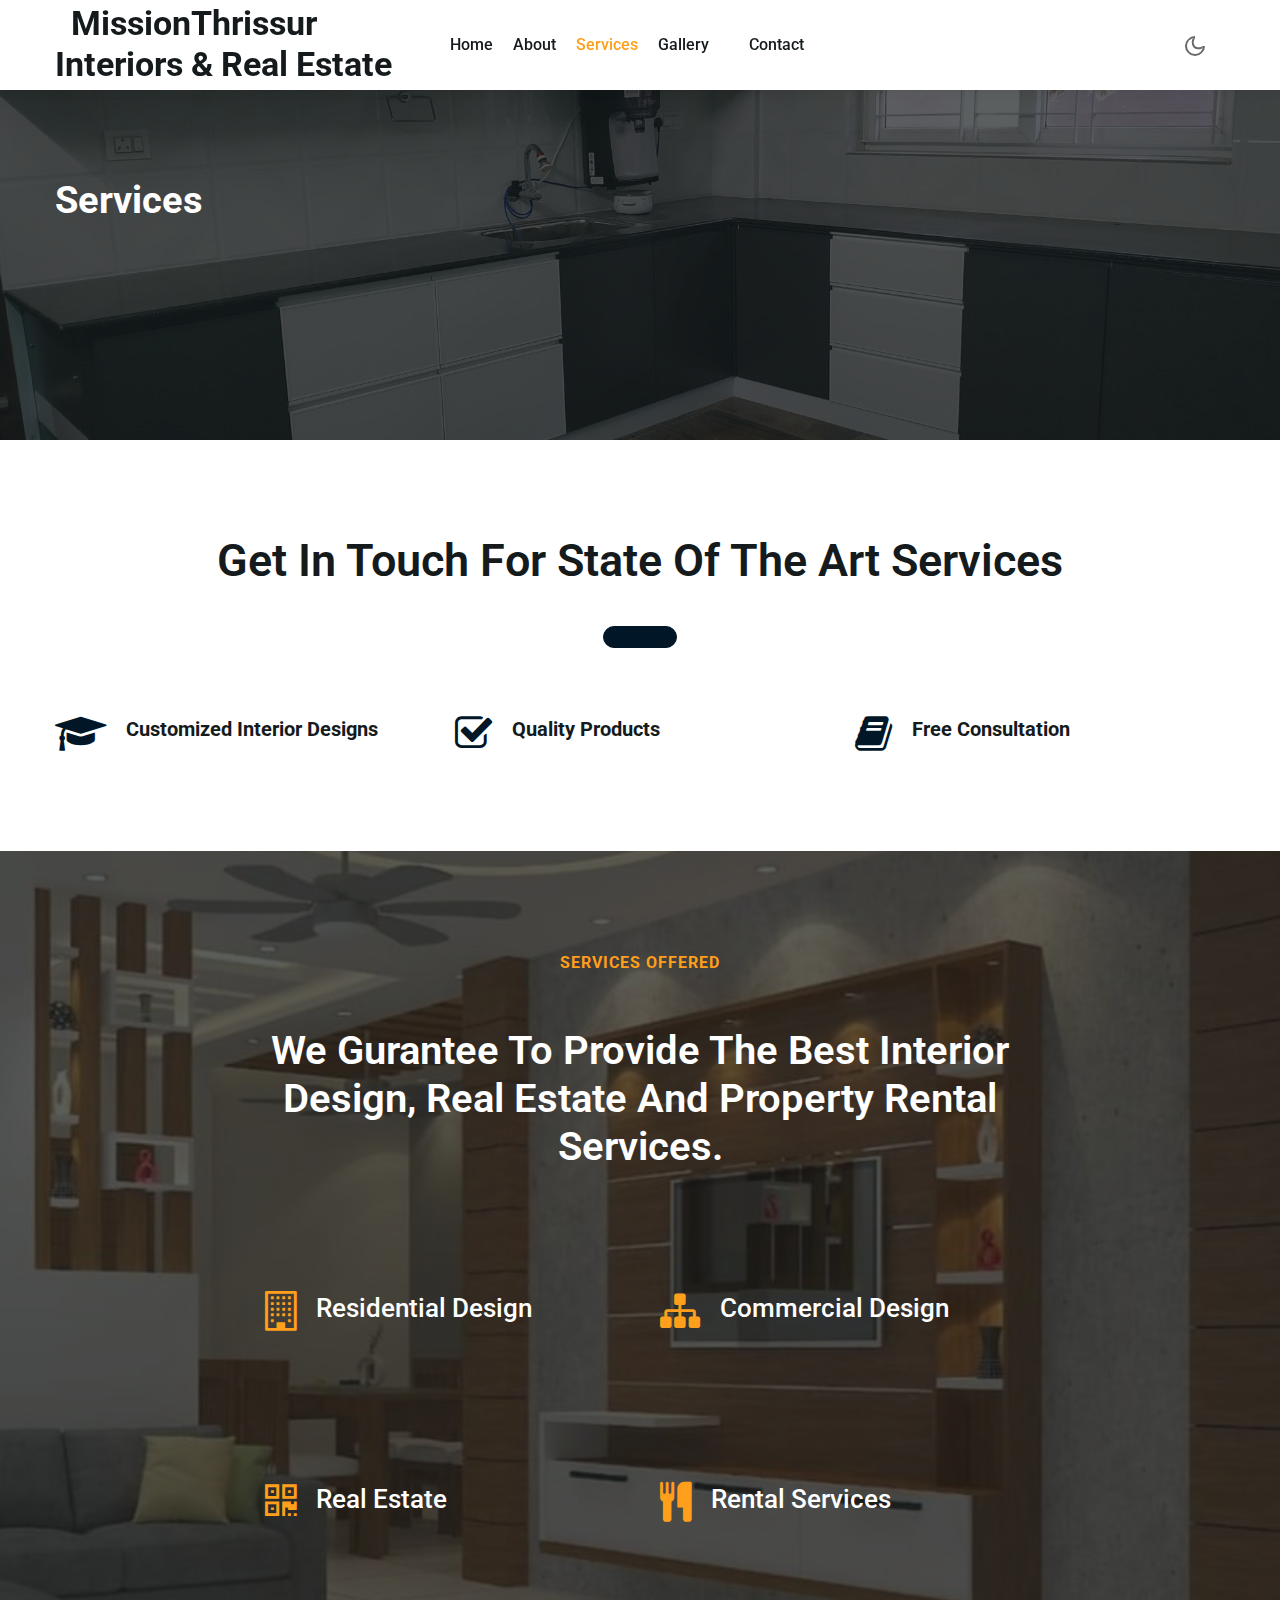
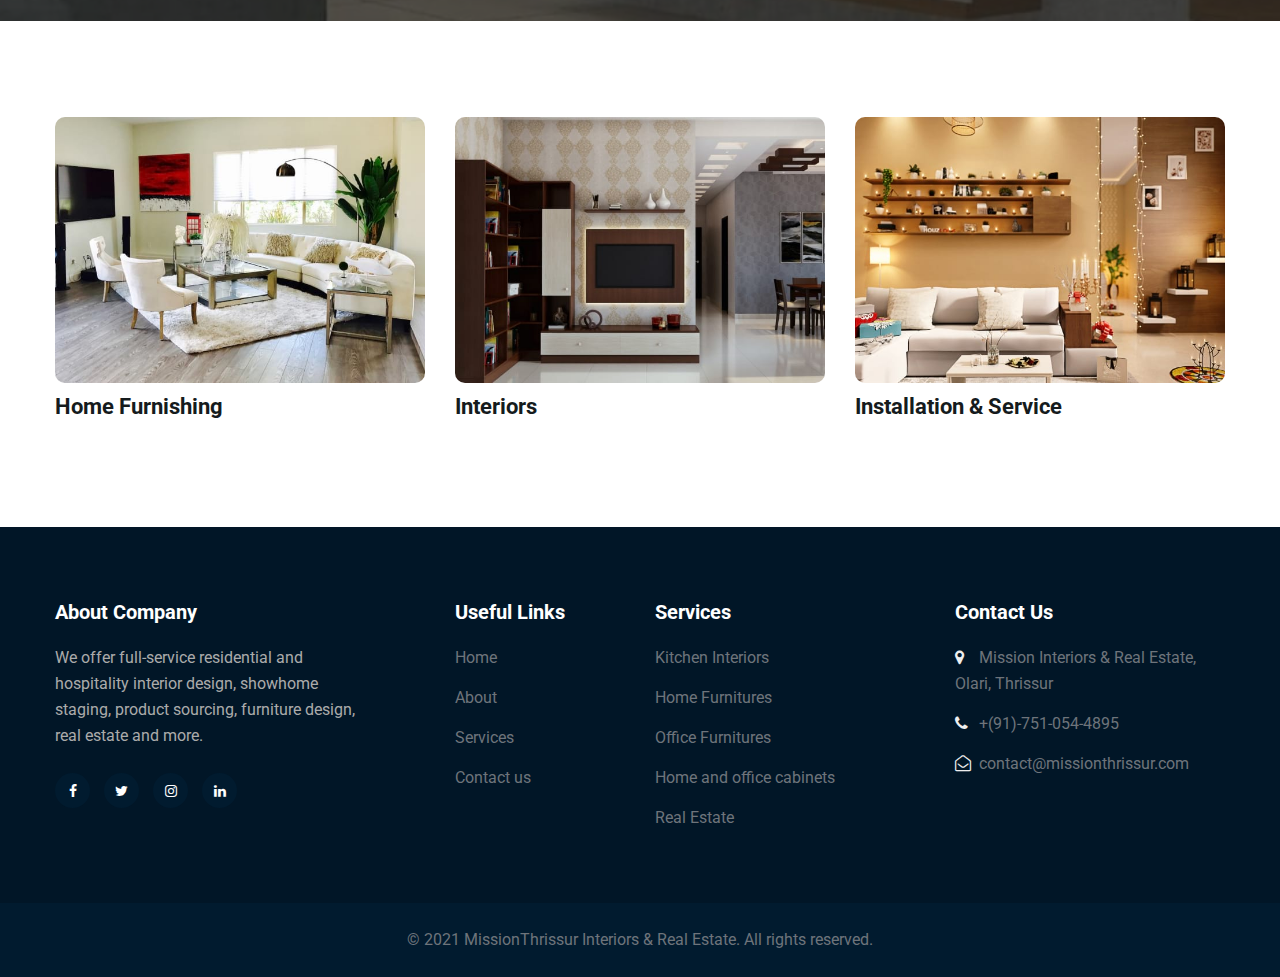
<file: services.html>
<!doctype html>
<html lang="zxx">

<head>
  <!-- Required meta tags -->
  <meta charset="utf-8">
  <meta name="viewport" content="width=device-width, initial-scale=1, shrink-to-fit=no">
  <title>MissionThrissur Interiors & Real Estate | Services </title>
  <!-- google fonts -->
  <link href="//fonts.googleapis.com/css2?family=Roboto:wght@100;300;400;500;700&display=swap" rel="stylesheet">
  <!-- google fonts -->
  <!-- Template CSS -->
  <link rel="stylesheet" href="assets/css/style-liberty.css">
  <!-- Template CSS -->
</head>

<body>
  <!--header-->
  <header id="site-header" class="fixed-top">
    <div class="container">
      <nav class="navbar navbar-expand-lg stroke">
        <h1><a class="navbar-brand mr-lg-5" href="index.html">
          <span class="log">&nbsp; M</span>issionThrissur <br> Interiors & Real Estate
          </a></h1>
        <!-- if logo is image enable this   
    <a class="navbar-brand" href="#index.html">
        <img src="image-path" alt="Your logo" title="Your logo" style="height:35px;" />
    </a> -->
        <button class="navbar-toggler  collapsed bg-gradient" type="button" data-toggle="collapse"
          data-target="#navbarTogglerDemo02" aria-controls="navbarTogglerDemo02" aria-expanded="false"
          aria-label="Toggle navigation">
          <span class="navbar-toggler-icon fa icon-expand fa-bars"></span>
          <span class="navbar-toggler-icon fa icon-close fa-times"></span>
          </span>
        </button>

        <div class="collapse navbar-collapse" id="navbarTogglerDemo02">
          <ul class="navbar-nav mr-auto">
             </li>
            <li class="nav-item">
              <a class="nav-link" href="index.html">Home</a>
            </li>
            <li class="nav-item">
              <a class="nav-link" href="about.html">About</a>
            </li>
           <li class="nav-item active">
              <a class="nav-link" href="services.html">Services <span class="sr-only">(current)</span></a>
            </li>
            <li class="nav-item">
              <a class="nav-link" href="gallery.html">Gallery</a>
            </li>
            <li class="nav-item dropdown">
              
            </li>
            <li class="nav-item">
              <a class="nav-link" href="contact.html">Contact</a>
            </li>

          </ul>
        </div>
        <!-- toggle switch for light and dark theme -->
        <div class="mobile-position">
          <nav class="navigation">
            <div class="theme-switch-wrapper">
              <label class="theme-switch" for="checkbox">
                <input type="checkbox" id="checkbox">
                <div class="mode-container">
                  <i class="gg-sun"></i>
                  <i class="gg-moon"></i>
                </div>
              </label>
            </div>
          </nav>
        </div>
        <!-- //toggle switch for light and dark theme -->
      </nav>
    </div>
  </header>
  <!-- //header -->
  <!-- about breadcrumb -->
  <section class="w3l-about-breadcrumb text-left">
    <div class="breadcrumb-bg breadcrumb-bg-about py-sm-5 py-4">
      <div class="container">
        <br/>
        <h2 class="title">Services</h2>
        <ul class="breadcrumbs-custom-path mt-2">
          <br>
          <br>
          <br>
          <br>
          <br>
          <li><a href="#url"></a></li>
        </ul>
      </div>
    </div>
  </section>
  <!-- //about breadcrumb -->
 <!-- call to action 5 -->
<section class="w3l-cta5">
  <div class="call-to-action-5 py-5">
    <div class="container py-lg-5">
      <div class="call-to-action-5-content text-center">
        <h3 class="hny-title">Get in touch for state of the art services</h3>
        <p></p>
        <a href="#url" class="btn btn-style btn-primary mb-4"></a>
        <div class="three-grids d-grid grid-columns-3">
          <div class="grid">
            <div class="icon">
              <span class="fa fa-graduation-cap" aria-hidden="true"></span>
            </div>
            <div class="icon-info">
              <h4><a href="#">Customized Interior Designs </a></h4>
              <p></p>
            </div>
          </div>
          <div class="grid">
            <div class="icon">
              <span class="fa fa-check-square-o" aria-hidden="true"></span>
            </div>
            <div class="icon-info">
              <h4><a href="#">Quality Products</a></h4>
              <p></p>
            </div>
          </div>
          <div class="grid">
            <div class="icon">
              <span class="fa fa-book" aria-hidden="true"></span>
            </div>
            <div class="icon-info">
              <h4><a href="#">Free Consultation</a></h4>
              <p></p>
            </div>
          </div>
        </div>
      </div>
    </div>
  </div>
</section>
<!-- /call to action 5 -->
<section class="w3l-features14">
  <div class="w3l-feature-6-main py-5">
    <div class="container py-lg-5">
      <div class="wrapper-max">
        <div class="header-section text-center mb-5">
          <h6 class="sub-title">Services Offered</h6>
          <br><br>
          <h3 class="hny-title two">
            We gurantee to provide the best interior design, real estate and property rental services.
          </h3>
          <br><br><br>
        </div>
        <div class="grid mt-0">
          <div class="w3l-feature-6-gd">
            <div class="icon"><span class="fa fa-building-o"></span></div>
            <div class="w3l-feature-6-gd-info">
              <h3><a href="#url">Residential Design</a></h3>
              <p><br><br><br><br></p>
            </div>
          </div>
          <div class="w3l-feature-6-gd">
            <div class="icon"><span class="fa fa-sitemap"></span></div>
            <div class="w3l-feature-6-gd-info">
              <h3><a href="#url">Commercial Design</a></h3>
              <p></p>
            </div>
          </div>
        </div>

        <div class="grid">
          <div class="w3l-feature-6-gd">
            <div class="icon"><span class="fa fa-qrcode"></span></div>
            <div class="w3l-feature-6-gd-info">
              <h3><a href="#url">Real Estate</a></h3>
              <p></p>
            </div>
          </div>
          <div class="w3l-feature-6-gd">
            <div class="icon"><span class="fa fa-cutlery"></span></div>
            <div class="w3l-feature-6-gd-info">
              <h3><a href="#url">Rental Services</a></h3>
              <p></p>            
          </div>
        </div>

      </div>
    </div>
  </div>
</section>
<!--/-->
<section class="w3l-grids1">
  <div class="hny-three-grids py-5">
    <div class="container py-lg-5">
      <div class="row">
        <div class="col-md-4 col-sm-6 mt-0 grids5-info">
          <a href="#url"><img src="assets/images/g1.jpg" class="img-fluid" alt=""></a>
          <h5></h5>
          <h4><a href="#url">Home Furnishing</a></h4>
          <p></p>
        </div>
        <div class="col-md-4 col-sm-6 mt-sm-0 mt-5 grids5-info">
          <a href="#url"><img src="assets/images/g2.jpg" class="img-fluid" alt=""></a>
          <h5></h5>
          <h4><a href="#url">Interiors</a></h4>
          <p></p>
        </div>
        <div class="col-md-4 col-sm-6 mt-md-0 mt-5 grids5-info">
          <a href="#url"><img src="assets/images/g3.jpg" class="img-fluid" alt=""></a>
          <h5></h5>
          <h4><a href="#url">Installation & Service</a></h4>
          <p></p>
        </div>
      </div>
    </div>
  </div>
</section>
<!--//-->
  <!--/w3l-footer-29-main-->
  <section class="w3l-footer-29-main">
    <div class="footer-29 py-5">
      <div class="container py-lg-4">
        <div class="row footer-top-29">
          <div class="footer-list-29 col-lg-4">
            <h6 class="footer-title-29">About Company</h6>
            <p class="pr-lg-5">We offer full-service residential and hospitality interior design, showhome staging, product sourcing, furniture design, real estate and more.</p>
            <div class="main-social-footer-29 mt-4">
              <a href="#facebook" class="facebook"><span class="fa fa-facebook"></span></a>
              <a href="#twitter" class="twitter"><span class="fa fa-twitter"></span></a>
              <a href="#instagram" class="instagram"><span class="fa fa-instagram"></span></a>
              <a href="#linkedin" class="linkedin"><span class="fa fa-linkedin"></span></a>
            </div>
          </div>

          <div class="col-lg-2 col-md-6 col-sm-4 footer-list-29 footer-2 mt-lg-0 mt-5">

            <ul>
              <h6 class="footer-title-29">Useful Links</h6>
              <li><a href="index.html">Home</a></li>
              <li><a href="about.html">About</a></li>
              <li><a href="services.html">Services</a></li>
              <li><a href="contact.html">Contact us</a></li>
            </ul>
          </div>
          <div class="col-lg-3 col-md-6 footer-list-29 footer-3 mt-lg-0 mt-5">
            <ul>
              <h6 class="footer-title-29">Services</h6>
              <li>
                <a href="#url">
                  Kitchen Interiors
                </a>
              </li>
              <li>
                <a href="#url">
                  Home Furnitures
                </a>
              </li>
              <li>
                <a href="#url">
                  Office Furnitures
                </a>
              </li>
              <li>
                <a href="#url">
                  Home and office cabinets
                </a>
              </li>
              <li>
                <a href="#url">
                  Real Estate
                </a>
              </li>
            </ul>


          </div>
          <div class="col-lg-3 col-md-6 col-sm-8 footer-list-29 footer-1 mt-lg-0 mt-5">
            <h6 class="footer-title-29">Contact Us</h6>
            <ul>
              <li>
                <p><span class="fa fa-map-marker"></span> Mission Interiors & Real Estate, Olari, Thrissur</p>
              </li>
              <li><a href="tel:+(91)-751-054-4895"><span class="fa fa-phone"></span> +(91)-751-054-4895</a></li>
              <li><a href="mailto:contact@missionthrissur.com" class="mail"><span class="fa fa-envelope-open-o"></span>
                  contact@missionthrissur.com</a></li>
            </ul>
          </div>

        </div>
      </div>
    </div>
  </section>

  <section class="w3l-footer-29-main w3l-copyright">
    <div class="container">
      <div class="bottom-copies">
        <p class="copy-footer-29 text-center">© 2021 MissionThrissur Interiors & Real Estate. All rights reserved.
          
            </p>
      </div>
    </div>

    <!-- move top -->
    <button onclick="topFunction()" id="movetop" title="Go to top">
      <span class="fa fa-angle-up"></span>
    </button>
    <script>
      // When the user scrolls down 20px from the top of the document, show the button
      window.onscroll = function () {
        scrollFunction()
      };

      function scrollFunction() {
        if (document.body.scrollTop > 20 || document.documentElement.scrollTop > 20) {
          document.getElementById("movetop").style.display = "block";
        } else {
          document.getElementById("movetop").style.display = "none";
        }
      }

      // When the user clicks on the button, scroll to the top of the document
      function topFunction() {
        document.body.scrollTop = 0;
        document.documentElement.scrollTop = 0;
      }
    </script>
    <!-- /move top -->
  </section>
  <!-- //footer-29 block -->
  <!-- disable body scroll which navbar is in active -->
  <script>
    $(function () {
      $('.navbar-toggler').click(function () {
        $('body').toggleClass('noscroll');
      })
    });
  </script>
  <!-- disable body scroll which navbar is in active -->

  <!-- Template JavaScript -->
  <script src="assets/js/jquery-3.3.1.min.js"></script>
  <script src="assets/js/theme-change.js"></script>
  <!--/MENU-JS-->
  <script>
    $(window).on("scroll", function () {
      var scroll = $(window).scrollTop();

      if (scroll >= 80) {
        $("#site-header").addClass("nav-fixed");
      } else {
        $("#site-header").removeClass("nav-fixed");
      }
    });

    //Main navigation Active Class Add Remove
    $(".navbar-toggler").on("click", function () {
      $("header").toggleClass("active");
    });
    $(document).on("ready", function () {
      if ($(window).width() > 991) {
        $("header").removeClass("active");
      }
      $(window).on("resize", function () {
        if ($(window).width() > 991) {
          $("header").removeClass("active");
        }
      });
    });
  </script>
  <!--//MENU-JS-->

  <script src="assets/js/bootstrap.min.js"></script>

</body>

</html>
</file>
